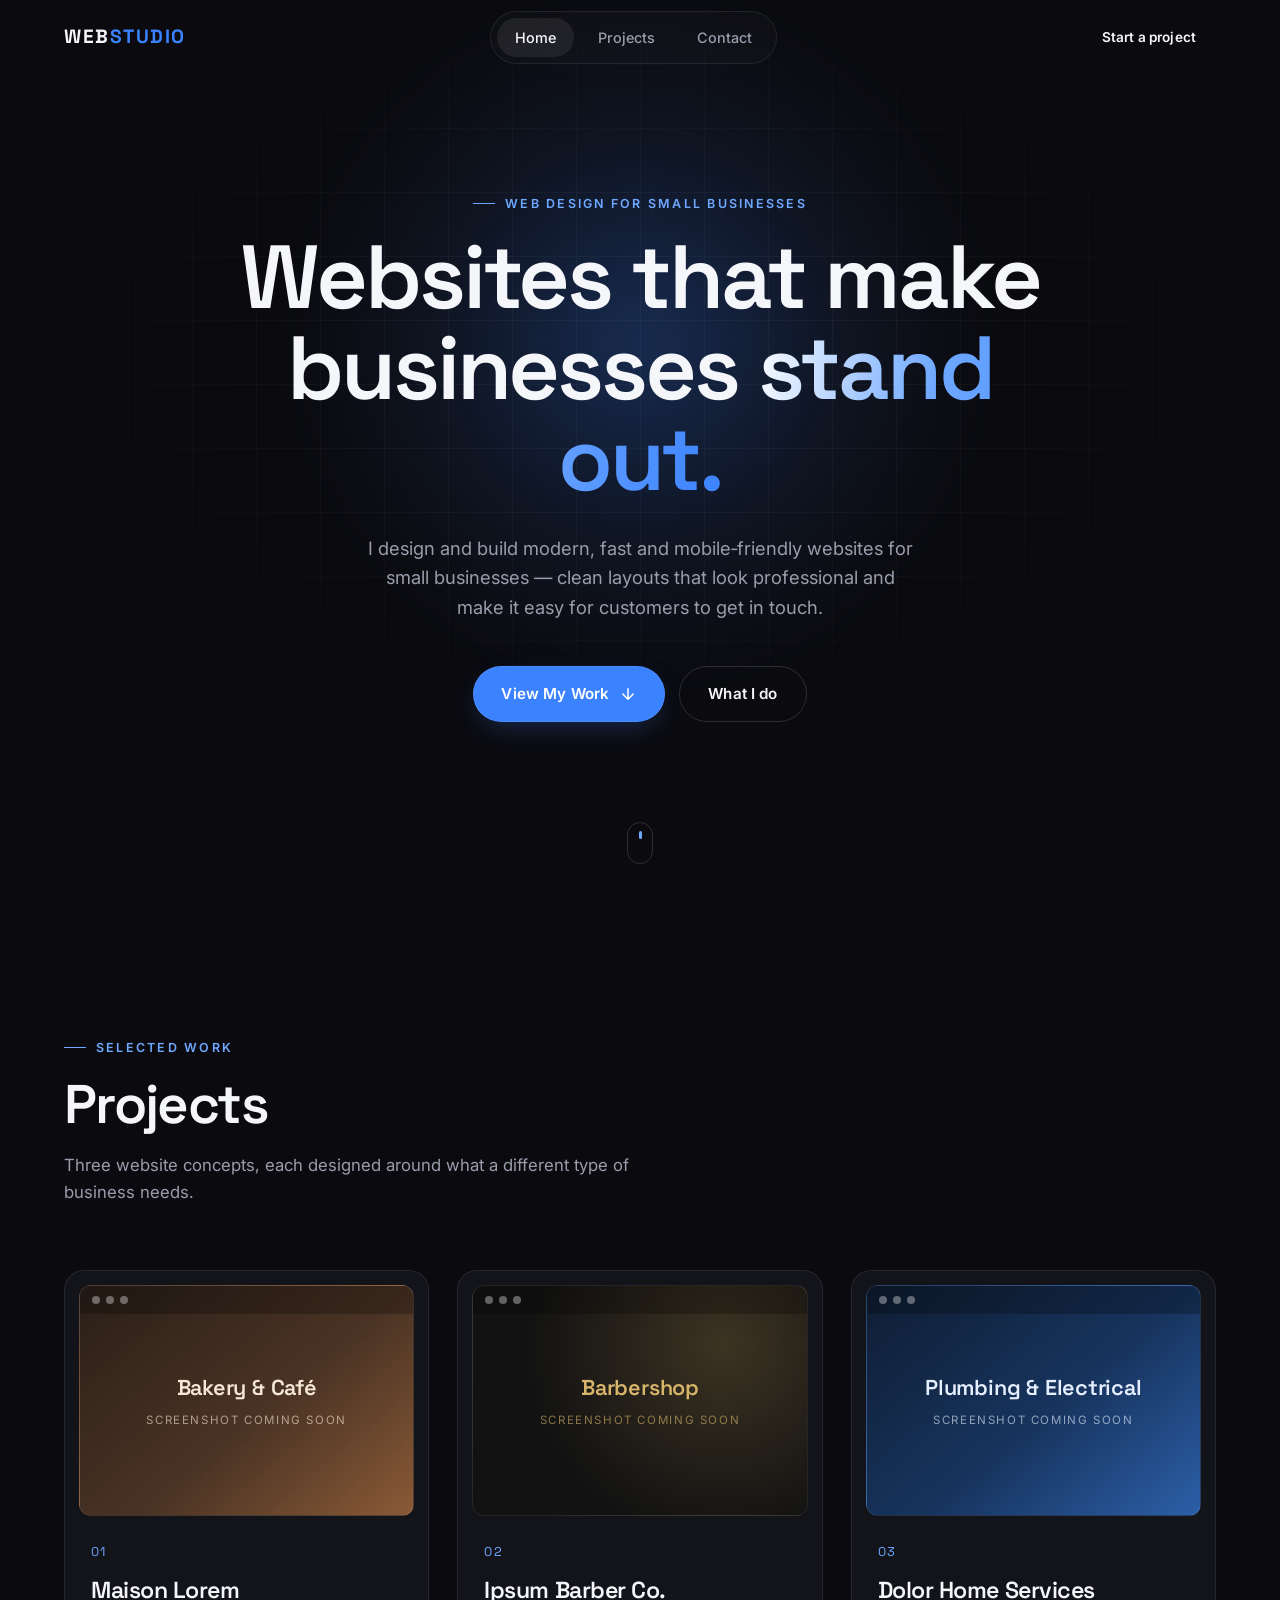
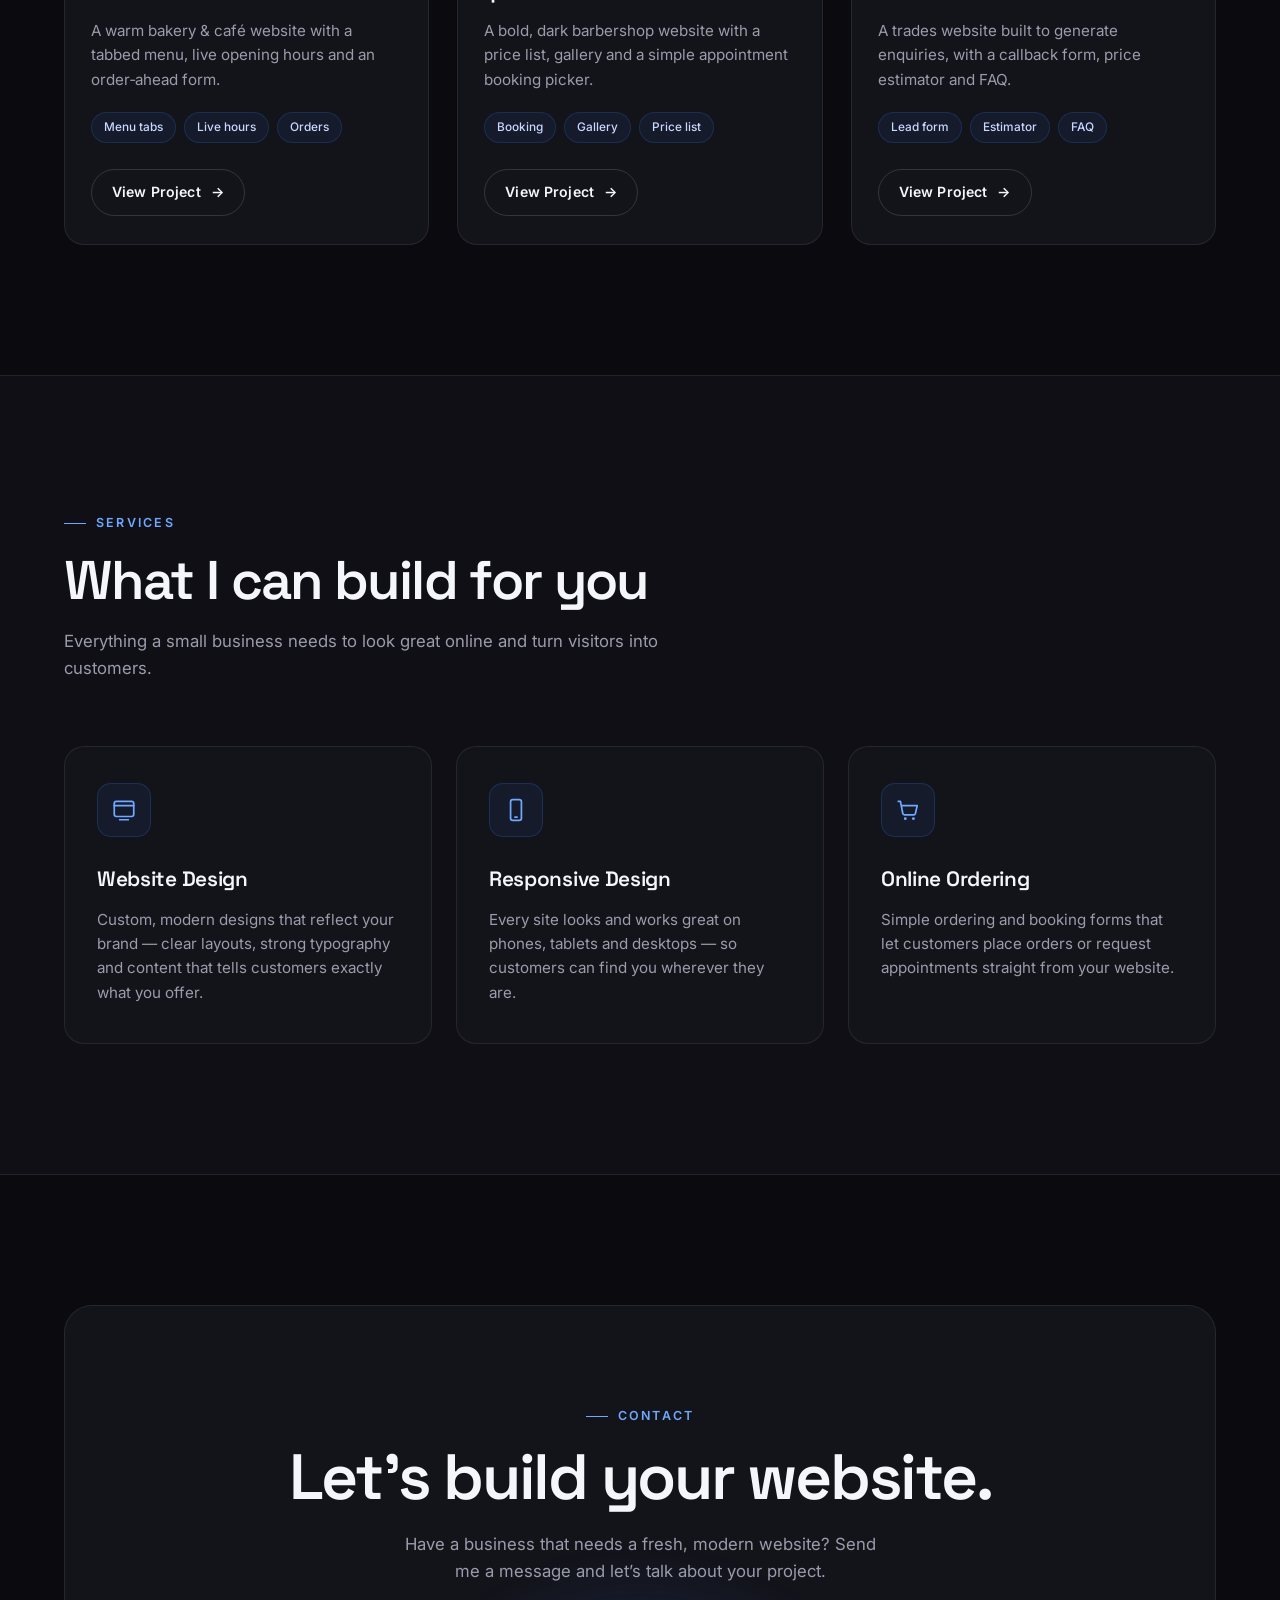
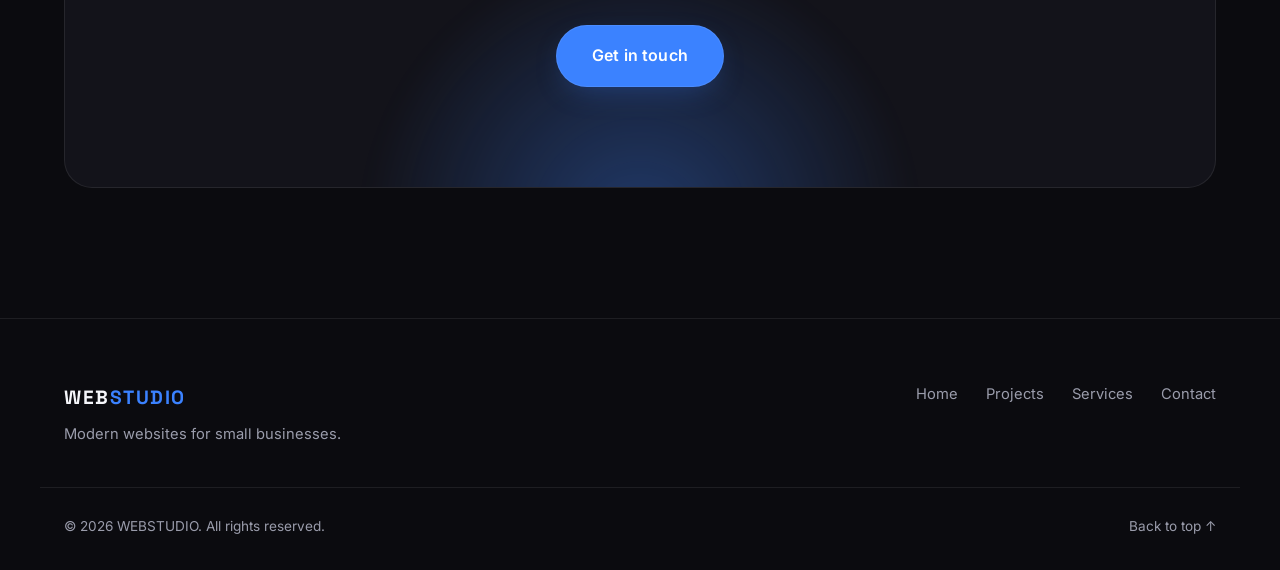
<file: my portfolio/websites/my portfolio/index.html>
<!DOCTYPE html>
<html lang="en" class="no-js">
<head>
  <meta charset="UTF-8">
  <meta name="viewport" content="width=device-width, initial-scale=1.0">
  <title>WEBSTUDIO — Modern Websites for Small Businesses</title>
  <meta name="description" content="WEBSTUDIO designs modern, responsive websites for small businesses.">

  <!-- Fonts -->
  <link rel="preconnect" href="https://fonts.googleapis.com">
  <link rel="preconnect" href="https://fonts.gstatic.com" crossorigin>
  <link href="https://fonts.googleapis.com/css2?family=Inter:wght@400;500;600&family=Space+Grotesk:wght@500;600;700&display=swap" rel="stylesheet">

  <link rel="stylesheet" href="style.css">
</head>
<body>

  <!-- =========================================================
       NAVIGATION
       ========================================================= -->
  <header class="nav" id="nav">
    <div class="container nav__inner">
      <a href="#home" class="logo">WEB<span>STUDIO</span></a>

      <nav class="nav__links" id="navLinks" aria-label="Main">
        <a href="#home" class="nav__link">Home</a>
        <a href="#projects" class="nav__link">Projects</a>
        <a href="#contact" class="nav__link">Contact</a>
      </nav>

      <a href="#contact" class="btn btn--small nav__cta">Start a project</a>

      <button class="nav__toggle" id="navToggle" aria-label="Open menu" aria-expanded="false">
        <span></span><span></span>
      </button>
    </div>
  </header>

  <main>

    <!-- =========================================================
         HERO
         ========================================================= -->
    <section class="hero" id="home">
      <div class="hero__grid" aria-hidden="true"></div>
      <div class="hero__glow" aria-hidden="true"></div>

      <div class="container hero__content">
        <p class="eyebrow reveal">Web design for small businesses</p>
        <h1 class="hero__title reveal">
          Websites that make businesses <span class="accent">stand out.</span>
        </h1>
        <p class="hero__subtitle reveal">
          I design and build modern, fast and mobile‑friendly websites for small businesses —
          clean layouts that look professional and make it easy for customers to get in touch.
        </p>
        <div class="hero__actions reveal">
          <a href="#projects" class="btn btn--primary">
            View My Work
            <svg width="18" height="18" viewBox="0 0 24 24" fill="none" aria-hidden="true"><path d="M12 5v14M5 12l7 7 7-7" stroke="currentColor" stroke-width="2" stroke-linecap="round" stroke-linejoin="round"/></svg>
          </a>
          <a href="#services" class="btn btn--ghost">What I do</a>
        </div>
      </div>

      <a href="#projects" class="hero__scroll" aria-label="Scroll to projects">
        <span></span>
      </a>
    </section>

    <!-- =========================================================
         PROJECTS
         To use your own screenshots, replace each
         <div class="project__placeholder">…</div> with:
         <img src="images/your-screenshot.jpg" alt="Project name screenshot">
         ========================================================= -->
    <section class="section" id="projects">
      <div class="container">
        <div class="section__head reveal">
          <p class="eyebrow">Selected work</p>
          <h2 class="section__title">Projects</h2>
          <p class="section__lead">Three website concepts, each designed around what a different type of business needs.</p>
        </div>

        <div class="projects">

          <!-- Project 1 -->
          <article class="project reveal">
            <div class="project__media">
              <div class="project__placeholder ph--1">
                <div class="ph__bar"><i></i><i></i><i></i></div>
                <span class="ph__label">Bakery &amp; Café</span>
                <span class="ph__note">Screenshot coming soon</span>
              </div>
            </div>
            <div class="project__body">
              <span class="project__num">01</span>
              <h3 class="project__name">Maison Lorem</h3>
              <p class="project__desc">A warm bakery &amp; café website with a tabbed menu, live opening hours and an order‑ahead form.</p>
              <ul class="tags">
                <li>Menu tabs</li><li>Live hours</li><li>Orders</li>
              </ul>
              <a href="../bakery/index.html" class="btn btn--outline">View Project <span aria-hidden="true">→</span></a>
            </div>
          </article>

          <!-- Project 2 -->
          <article class="project reveal">
            <div class="project__media">
              <div class="project__placeholder ph--2">
                <div class="ph__bar"><i></i><i></i><i></i></div>
                <span class="ph__label">Barbershop</span>
                <span class="ph__note">Screenshot coming soon</span>
              </div>
            </div>
            <div class="project__body">
              <span class="project__num">02</span>
              <h3 class="project__name">Ipsum Barber Co.</h3>
              <p class="project__desc">A bold, dark barbershop website with a price list, gallery and a simple appointment booking picker.</p>
              <ul class="tags">
                <li>Booking</li><li>Gallery</li><li>Price list</li>
              </ul>
              <a href="../barber/index.html" class="btn btn--outline">View Project <span aria-hidden="true">→</span></a>
            </div>
          </article>

          <!-- Project 3 -->
          <article class="project reveal">
            <div class="project__media">
              <div class="project__placeholder ph--3">
                <div class="ph__bar"><i></i><i></i><i></i></div>
                <span class="ph__label">Plumbing &amp; Electrical</span>
                <span class="ph__note">Screenshot coming soon</span>
              </div>
            </div>
            <div class="project__body">
              <span class="project__num">03</span>
              <h3 class="project__name">Dolor Home Services</h3>
              <p class="project__desc">A trades website built to generate enquiries, with a callback form, price estimator and FAQ.</p>
              <ul class="tags">
                <li>Lead form</li><li>Estimator</li><li>FAQ</li>
              </ul>
              <a href="../trades/index.html" class="btn btn--outline">View Project <span aria-hidden="true">→</span></a>
            </div>
          </article>

        </div>
      </div>
    </section>

    <!-- =========================================================
         SERVICES
         ========================================================= -->
    <section class="section section--alt" id="services">
      <div class="container">
        <div class="section__head reveal">
          <p class="eyebrow">Services</p>
          <h2 class="section__title">What I can build for you</h2>
          <p class="section__lead">Everything a small business needs to look great online and turn visitors into customers.</p>
        </div>

        <div class="services">
          <div class="service reveal">
            <div class="service__icon">
              <svg viewBox="0 0 24 24" fill="none" aria-hidden="true"><rect x="3" y="4" width="18" height="14" rx="2" stroke="currentColor" stroke-width="1.6"/><path d="M3 8h18M8 21h8" stroke="currentColor" stroke-width="1.6" stroke-linecap="round"/></svg>
            </div>
            <h3 class="service__title">Website Design</h3>
            <p class="service__text">Custom, modern designs that reflect your brand — clear layouts, strong typography and content that tells customers exactly what you offer.</p>
          </div>

          <div class="service reveal">
            <div class="service__icon">
              <svg viewBox="0 0 24 24" fill="none" aria-hidden="true"><rect x="7" y="2.5" width="10" height="19" rx="2" stroke="currentColor" stroke-width="1.6"/><path d="M11 18.5h2" stroke="currentColor" stroke-width="1.6" stroke-linecap="round"/></svg>
            </div>
            <h3 class="service__title">Responsive Design</h3>
            <p class="service__text">Every site looks and works great on phones, tablets and desktops — so customers can find you wherever they are.</p>
          </div>

          <div class="service reveal">
            <div class="service__icon">
              <svg viewBox="0 0 24 24" fill="none" aria-hidden="true"><path d="M3 4h2l2.2 11.2a1.5 1.5 0 0 0 1.5 1.3h8.6a1.5 1.5 0 0 0 1.5-1.2L20.5 8H6" stroke="currentColor" stroke-width="1.6" stroke-linecap="round" stroke-linejoin="round"/><circle cx="9.5" cy="20" r="1.3" fill="currentColor"/><circle cx="17" cy="20" r="1.3" fill="currentColor"/></svg>
            </div>
            <h3 class="service__title">Online Ordering</h3>
            <p class="service__text">Simple ordering and booking forms that let customers place orders or request appointments straight from your website.</p>
          </div>
        </div>
      </div>
    </section>

    <!-- =========================================================
         CONTACT
         ========================================================= -->
    <section class="section" id="contact">
      <div class="container">
        <div class="cta reveal">
          <div class="cta__glow" aria-hidden="true"></div>
          <p class="eyebrow">Contact</p>
          <h2 class="cta__title">Let’s build your website.</h2>
          <p class="cta__text">Have a business that needs a fresh, modern website? Send me a message and let’s talk about your project.</p>
          <!-- Add your email after "mailto:" e.g. mailto:you@yourdomain.com -->
          <a href="mailto:" class="btn btn--primary btn--large">Get in touch</a>
        </div>
      </div>
    </section>

  </main>

  <!-- =========================================================
       FOOTER
       ========================================================= -->
  <footer class="footer">
    <div class="container footer__inner">
      <div class="footer__brand">
        <a href="#home" class="logo">WEB<span>STUDIO</span></a>
        <p>Modern websites for small businesses.</p>
      </div>
      <nav class="footer__links" aria-label="Footer">
        <a href="#home">Home</a>
        <a href="#projects">Projects</a>
        <a href="#services">Services</a>
        <a href="#contact">Contact</a>
      </nav>
    </div>
    <div class="container footer__bottom">
      <p>© <span id="year"></span> WEBSTUDIO. All rights reserved.</p>
      <a href="#home" class="footer__top">Back to top ↑</a>
    </div>
  </footer>

  <script src="script.js"></script>
</body>
</html>
</file>
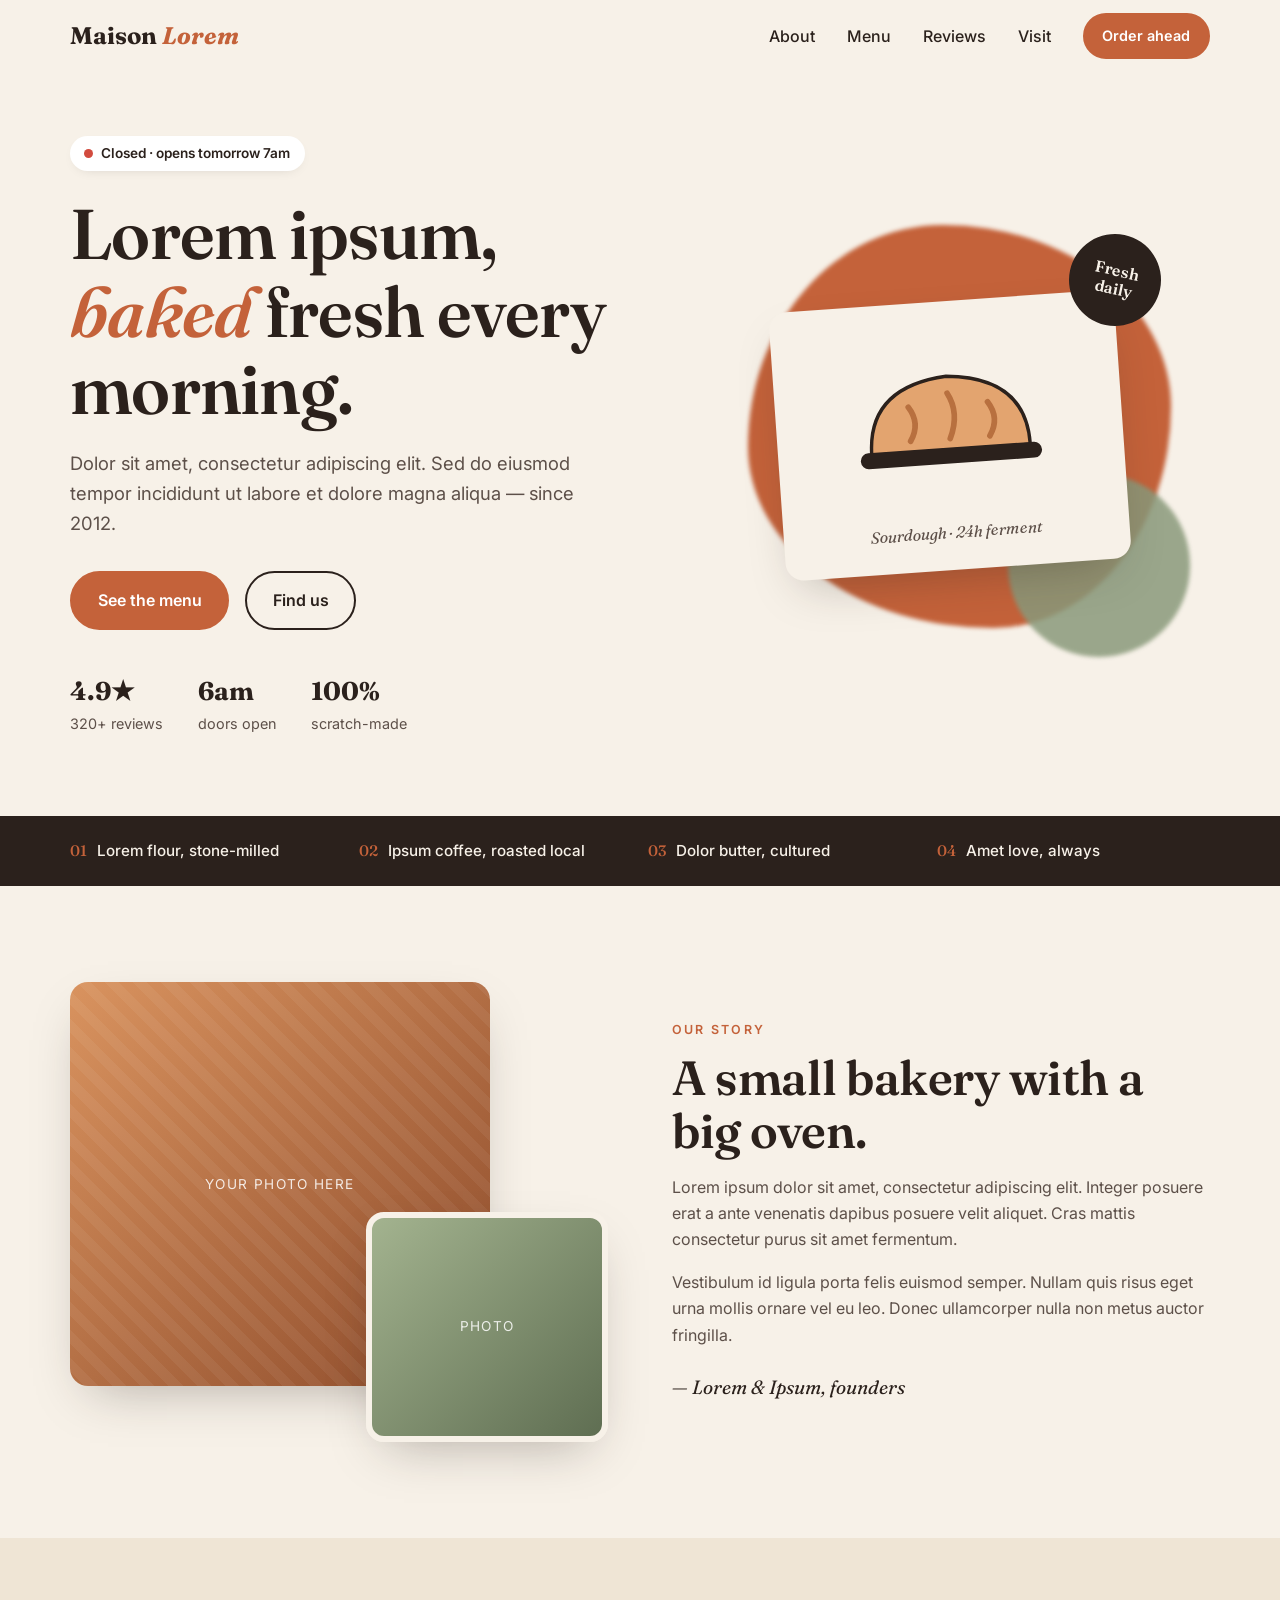
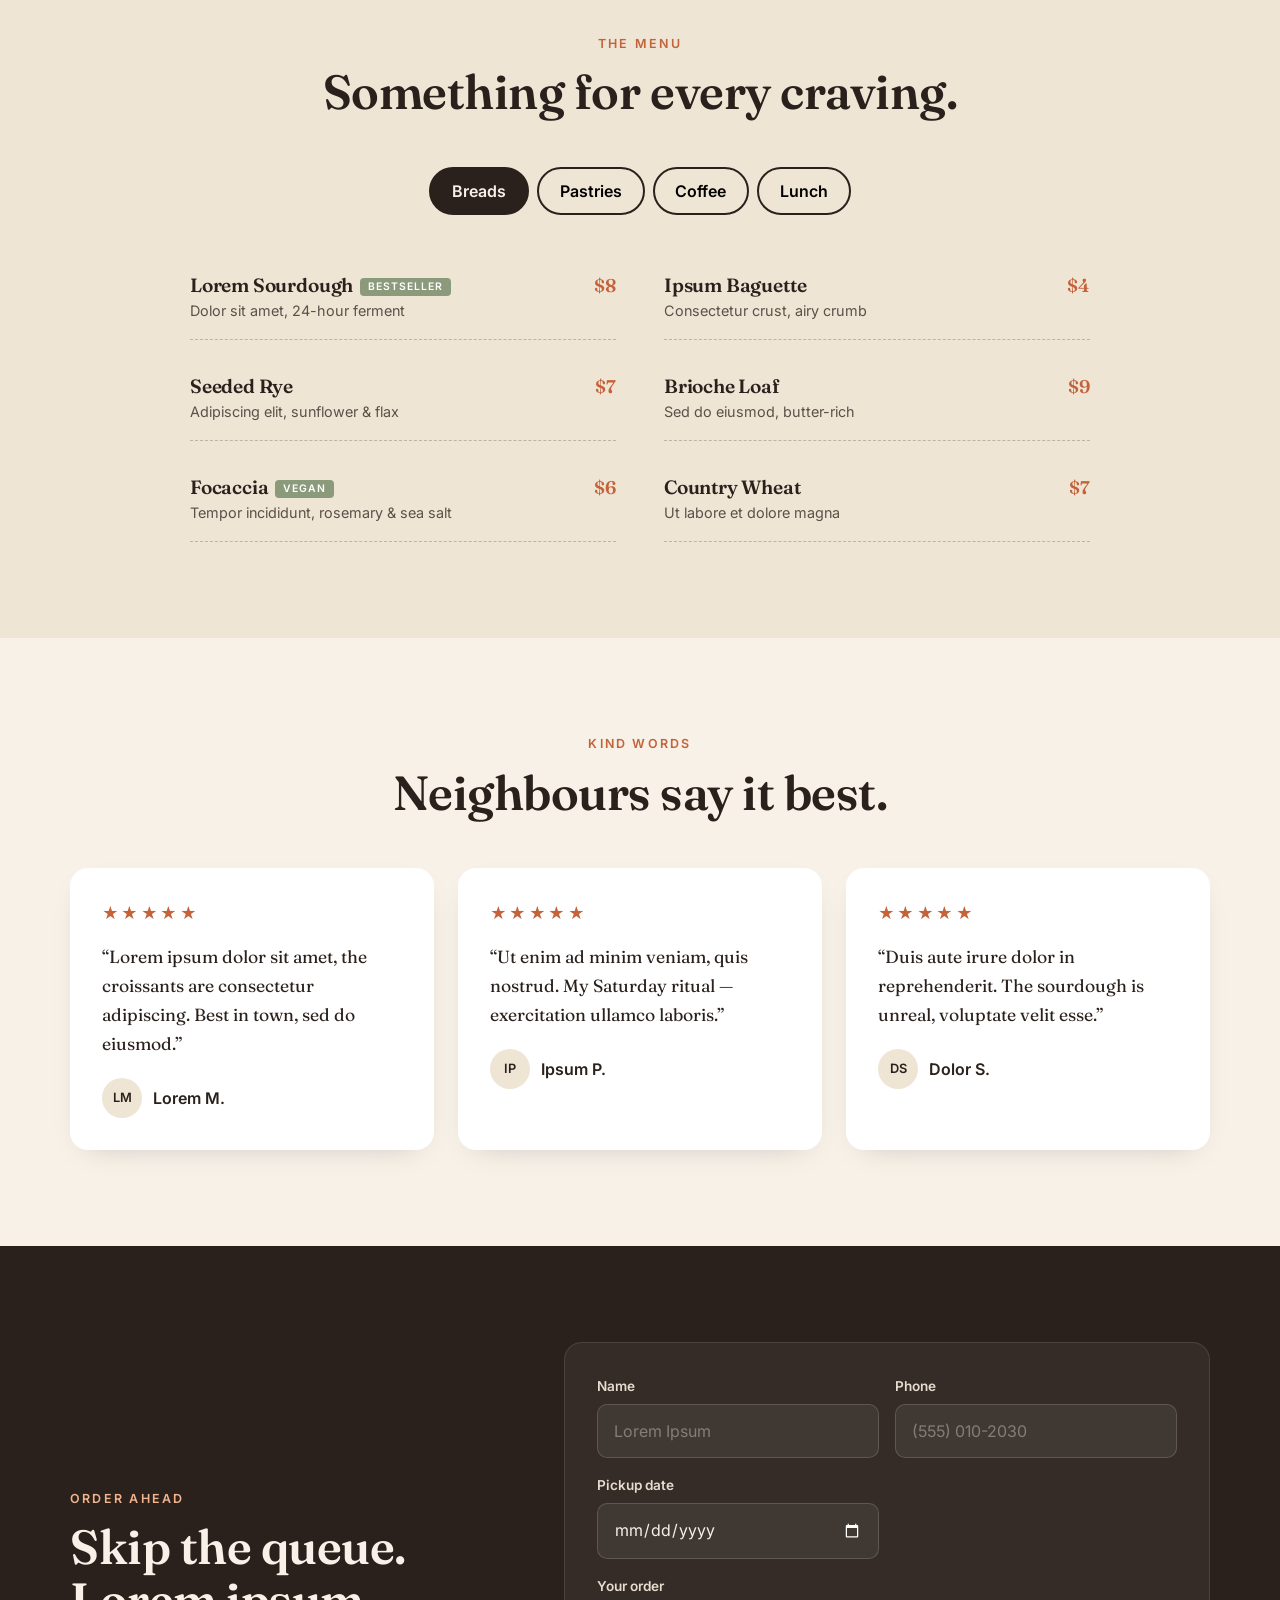
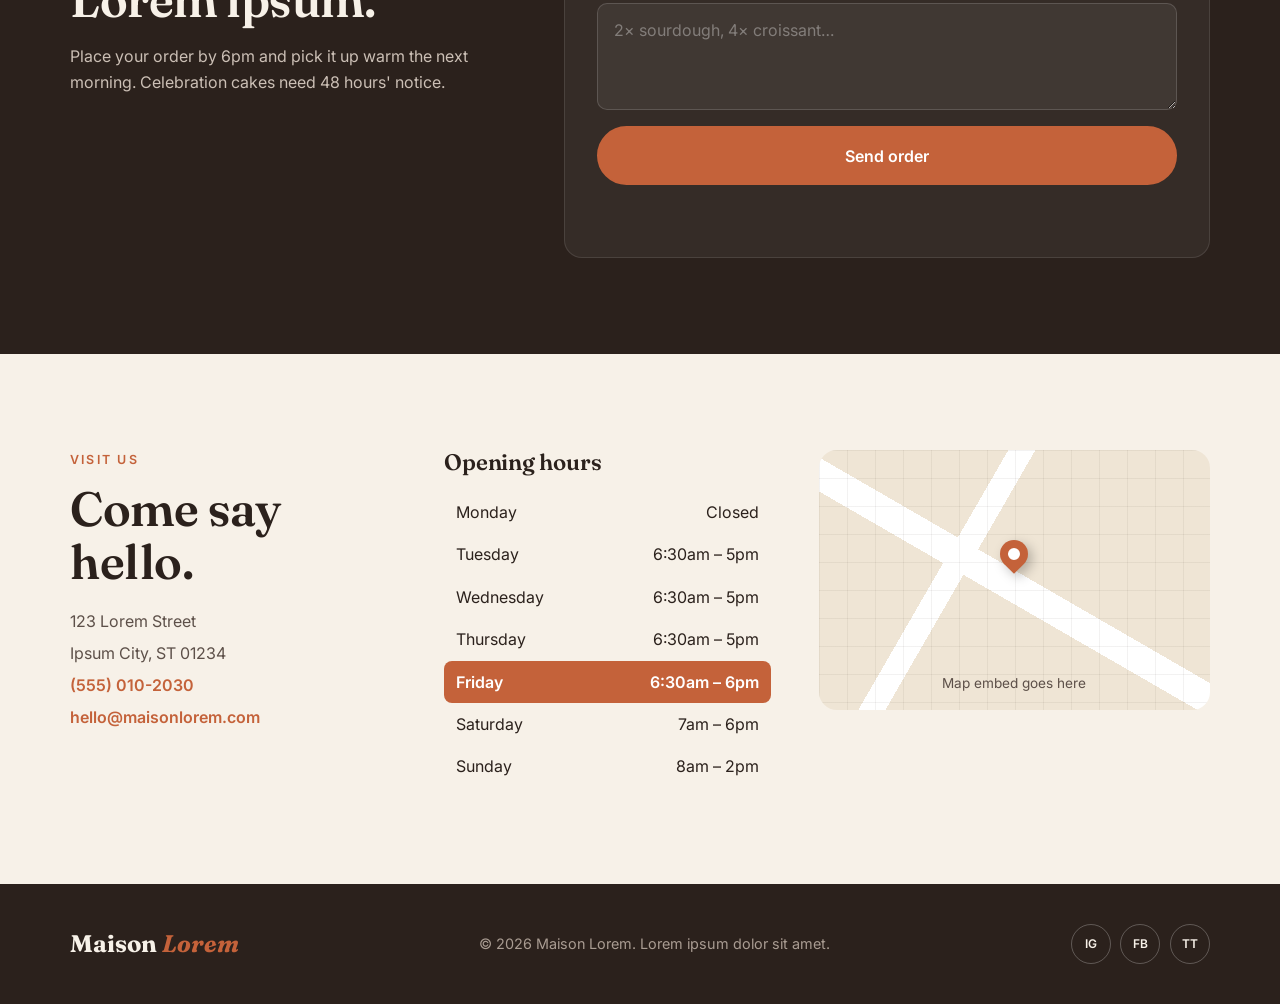
<file: my portfolio/websites/my portfolio/bakery/index.html>
<!DOCTYPE html>
<html lang="en">
<head>
  <meta charset="UTF-8">
  <meta name="viewport" content="width=device-width, initial-scale=1.0">
  <title>Maison Lorem — Bakery & Café</title>
  <meta name="description" content="Lorem ipsum dolor sit amet, artisan bakery and café.">
  <link rel="preconnect" href="https://fonts.googleapis.com">
  <link rel="preconnect" href="https://fonts.gstatic.com" crossorigin>
  <link href="https://fonts.googleapis.com/css2?family=Fraunces:opsz,wght@9..144,400;9..144,600;9..144,700&family=Inter:wght@400;500;600&display=swap" rel="stylesheet">
  <link rel="stylesheet" href="styles.css">
</head>
<body>

  <header class="header" id="header">
    <div class="container nav">
      <a href="#top" class="logo">Maison <em>Lorem</em></a>
      <nav class="nav-links" id="navLinks">
        <a href="#about">About</a>
        <a href="#menu">Menu</a>
        <a href="#reviews">Reviews</a>
        <a href="#visit">Visit</a>
        <a href="#order" class="btn btn-small">Order ahead</a>
      </nav>
      <button class="burger" id="burger" aria-label="Open menu" aria-expanded="false"><span></span><span></span><span></span></button>
    </div>
  </header>

  <main id="top">
    <!-- HERO -->
    <section class="hero">
      <div class="container hero-grid">
        <div class="hero-text reveal">
          <span class="status" id="openStatus"><span class="dot"></span><span class="status-text">Checking hours…</span></span>
          <h1>Lorem ipsum, <em>baked</em> fresh every morning.</h1>
          <p class="lead">Dolor sit amet, consectetur adipiscing elit. Sed do eiusmod tempor incididunt ut labore et dolore magna aliqua — since 2012.</p>
          <div class="hero-actions">
            <a href="#menu" class="btn">See the menu</a>
            <a href="#visit" class="btn btn-ghost">Find us</a>
          </div>
          <ul class="hero-meta">
            <li><strong>4.9★</strong> 320+ reviews</li>
            <li><strong>6am</strong> doors open</li>
            <li><strong>100%</strong> scratch-made</li>
          </ul>
        </div>
        <div class="hero-art reveal">
          <div class="blob blob-a"></div>
          <div class="blob blob-b"></div>
          <div class="art-card">
            <svg viewBox="0 0 200 160" aria-hidden="true">
              <path d="M30 110 Q30 50 100 45 Q170 50 170 110 Z" fill="#e3a46f"/>
              <path d="M30 110 Q30 50 100 45 Q170 50 170 110 Z" fill="none" stroke="#2b211c" stroke-width="3"/>
              <path d="M65 70 q10 15 0 30 M100 60 q10 18 0 40 M135 70 q10 15 0 30" stroke="#b8703f" stroke-width="5" fill="none" stroke-linecap="round"/>
              <rect x="20" y="108" width="160" height="14" rx="7" fill="#2b211c"/>
            </svg>
            <span class="art-label">Sourdough · 24h ferment</span>
          </div>
          <div class="sticker">Fresh<br>daily</div>
        </div>
      </div>
    </section>

    <!-- FEATURES STRIP -->
    <section class="strip">
      <div class="container strip-grid">
        <div><span>01</span> Lorem flour, stone-milled</div>
        <div><span>02</span> Ipsum coffee, roasted local</div>
        <div><span>03</span> Dolor butter, cultured</div>
        <div><span>04</span> Amet love, always</div>
      </div>
    </section>

    <!-- ABOUT -->
    <section class="section" id="about">
      <div class="container about-grid">
        <div class="about-img reveal">
          <div class="img-ph img-1"><span>Your photo here</span></div>
          <div class="img-ph img-2"><span>Photo</span></div>
        </div>
        <div class="reveal">
          <p class="eyebrow">Our story</p>
          <h2>A small bakery with a big oven.</h2>
          <p>Lorem ipsum dolor sit amet, consectetur adipiscing elit. Integer posuere erat a ante venenatis dapibus posuere velit aliquet. Cras mattis consectetur purus sit amet fermentum.</p>
          <p>Vestibulum id ligula porta felis euismod semper. Nullam quis risus eget urna mollis ornare vel eu leo. Donec ullamcorper nulla non metus auctor fringilla.</p>
          <div class="signature">— Lorem & Ipsum, founders</div>
        </div>
      </div>
    </section>

    <!-- MENU -->
    <section class="section section-tint" id="menu">
      <div class="container">
        <div class="section-head reveal">
          <p class="eyebrow">The menu</p>
          <h2>Something for every craving.</h2>
        </div>
        <div class="tabs reveal" role="tablist">
          <button class="tab active" data-tab="bread" role="tab">Breads</button>
          <button class="tab" data-tab="pastry" role="tab">Pastries</button>
          <button class="tab" data-tab="coffee" role="tab">Coffee</button>
          <button class="tab" data-tab="lunch" role="tab">Lunch</button>
        </div>
        <div class="menu-grid" id="menuGrid"></div>
      </div>
    </section>

    <!-- REVIEWS -->
    <section class="section" id="reviews">
      <div class="container">
        <div class="section-head reveal">
          <p class="eyebrow">Kind words</p>
          <h2>Neighbours say it best.</h2>
        </div>
        <div class="reviews">
          <blockquote class="review reveal">
            <div class="stars">★★★★★</div>
            <p>“Lorem ipsum dolor sit amet, the croissants are consectetur adipiscing. Best in town, sed do eiusmod.”</p>
            <footer><span class="avatar">LM</span> Lorem M.</footer>
          </blockquote>
          <blockquote class="review reveal">
            <div class="stars">★★★★★</div>
            <p>“Ut enim ad minim veniam, quis nostrud. My Saturday ritual — exercitation ullamco laboris.”</p>
            <footer><span class="avatar">IP</span> Ipsum P.</footer>
          </blockquote>
          <blockquote class="review reveal">
            <div class="stars">★★★★★</div>
            <p>“Duis aute irure dolor in reprehenderit. The sourdough is unreal, voluptate velit esse.”</p>
            <footer><span class="avatar">DS</span> Dolor S.</footer>
          </blockquote>
        </div>
      </div>
    </section>

    <!-- ORDER -->
    <section class="section section-dark" id="order">
      <div class="container order-grid">
        <div class="reveal">
          <p class="eyebrow light">Order ahead</p>
          <h2>Skip the queue. Lorem ipsum.</h2>
          <p>Place your order by 6pm and pick it up warm the next morning. Celebration cakes need 48 hours' notice.</p>
        </div>
        <form class="form reveal" id="orderForm" novalidate>
          <div class="field">
            <label for="name">Name</label>
            <input id="name" name="name" type="text" placeholder="Lorem Ipsum" required>
          </div>
          <div class="field">
            <label for="phone">Phone</label>
            <input id="phone" name="phone" type="tel" placeholder="(555) 010-2030" required>
          </div>
          <div class="field">
            <label for="date">Pickup date</label>
            <input id="date" name="date" type="date" required>
          </div>
          <div class="field full">
            <label for="items">Your order</label>
            <textarea id="items" name="items" rows="3" placeholder="2× sourdough, 4× croissant…" required></textarea>
          </div>
          <button type="submit" class="btn full">Send order</button>
          <p class="form-msg" id="orderMsg" role="status"></p>
        </form>
      </div>
    </section>

    <!-- VISIT -->
    <section class="section" id="visit">
      <div class="container visit-grid">
        <div class="reveal">
          <p class="eyebrow">Visit us</p>
          <h2>Come say hello.</h2>
          <address>
            123 Lorem Street<br>Ipsum City, ST 01234<br>
            <a href="tel:5550102030">(555) 010-2030</a><br>
            <a href="mailto:hello@maisonlorem.com">hello@maisonlorem.com</a>
          </address>
        </div>
        <div class="hours reveal">
          <h3>Opening hours</h3>
          <ul id="hoursList"></ul>
        </div>
        <div class="map reveal" aria-label="Map placeholder">
          <div class="pin"></div>
          <span>Map embed goes here</span>
        </div>
      </div>
    </section>
  </main>

  <footer class="footer">
    <div class="container footer-inner">
      <a href="#top" class="logo">Maison <em>Lorem</em></a>
      <p>© <span id="year"></span> Maison Lorem. Lorem ipsum dolor sit amet.</p>
      <div class="socials">
        <a href="#" aria-label="Instagram">IG</a>
        <a href="#" aria-label="Facebook">FB</a>
        <a href="#" aria-label="TikTok">TT</a>
      </div>
    </div>
  </footer>

  <script src="script.js"></script>
</body>
</html>
</file>
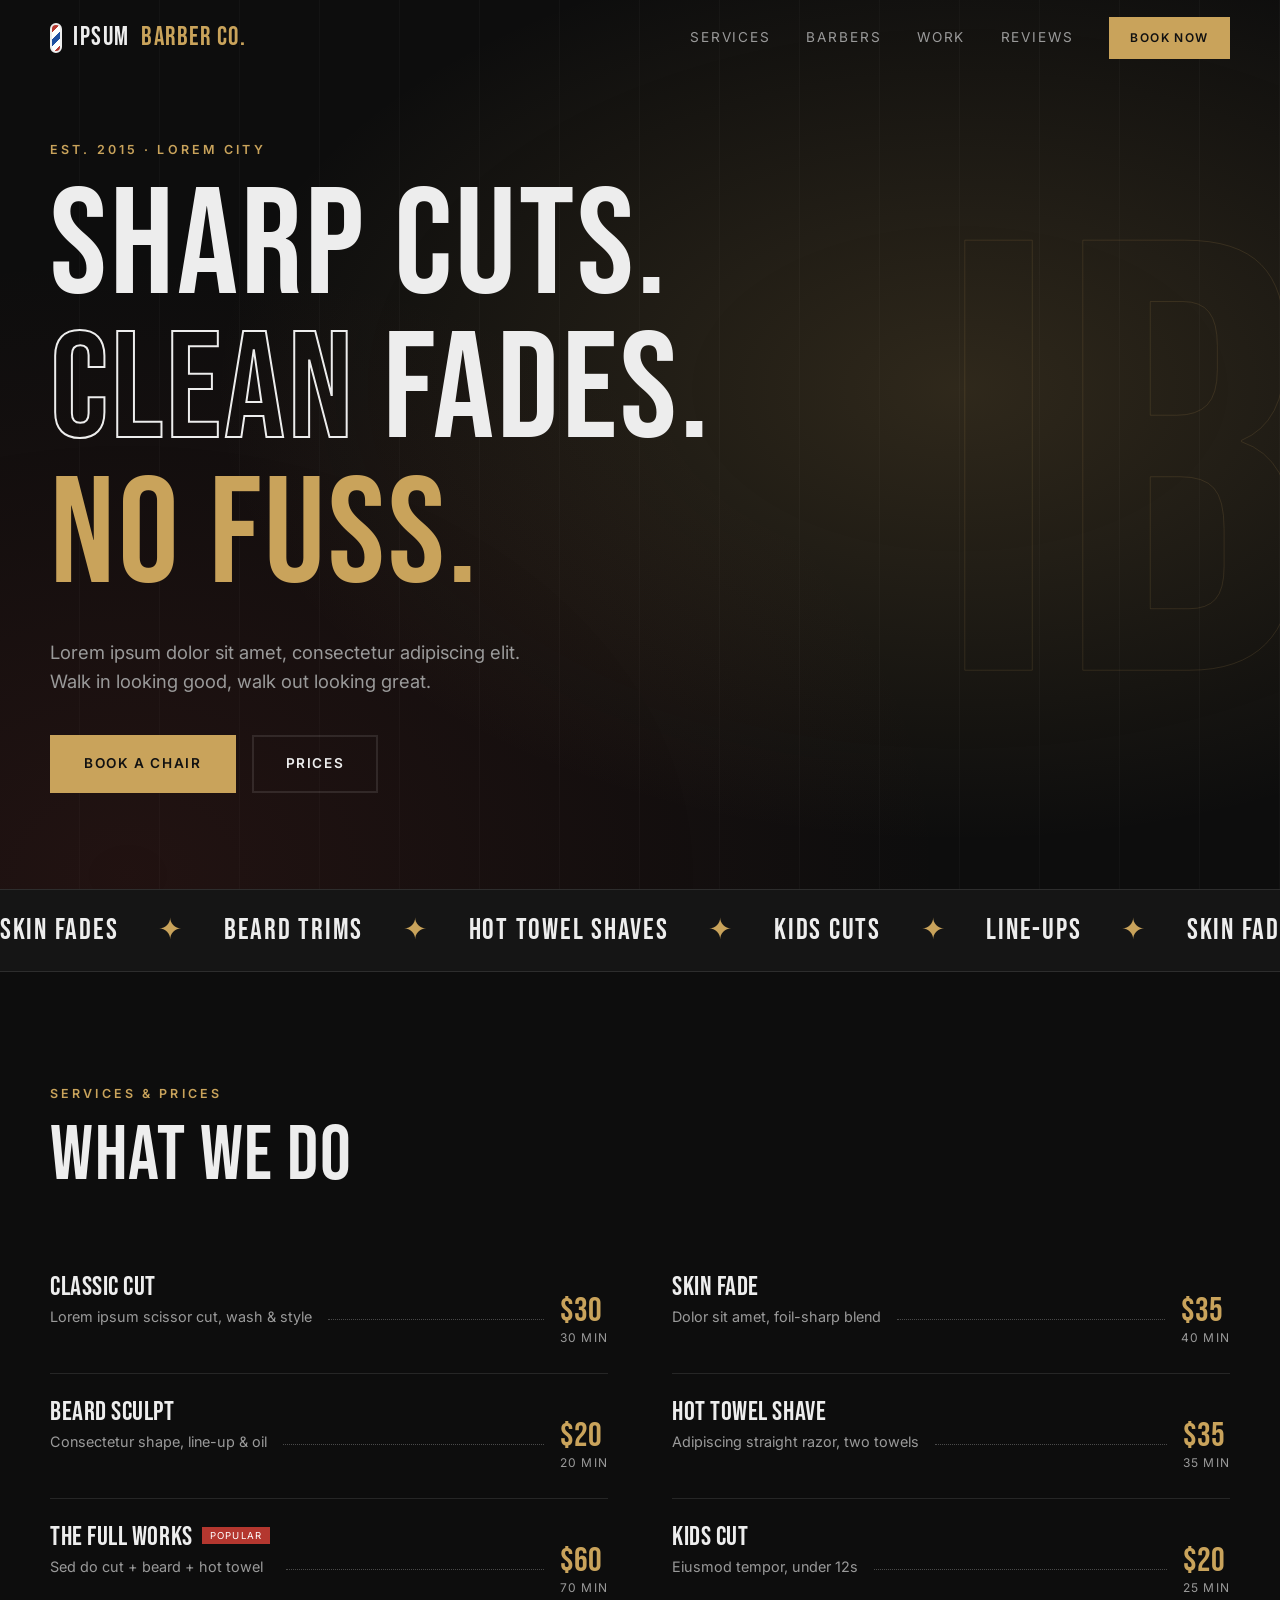
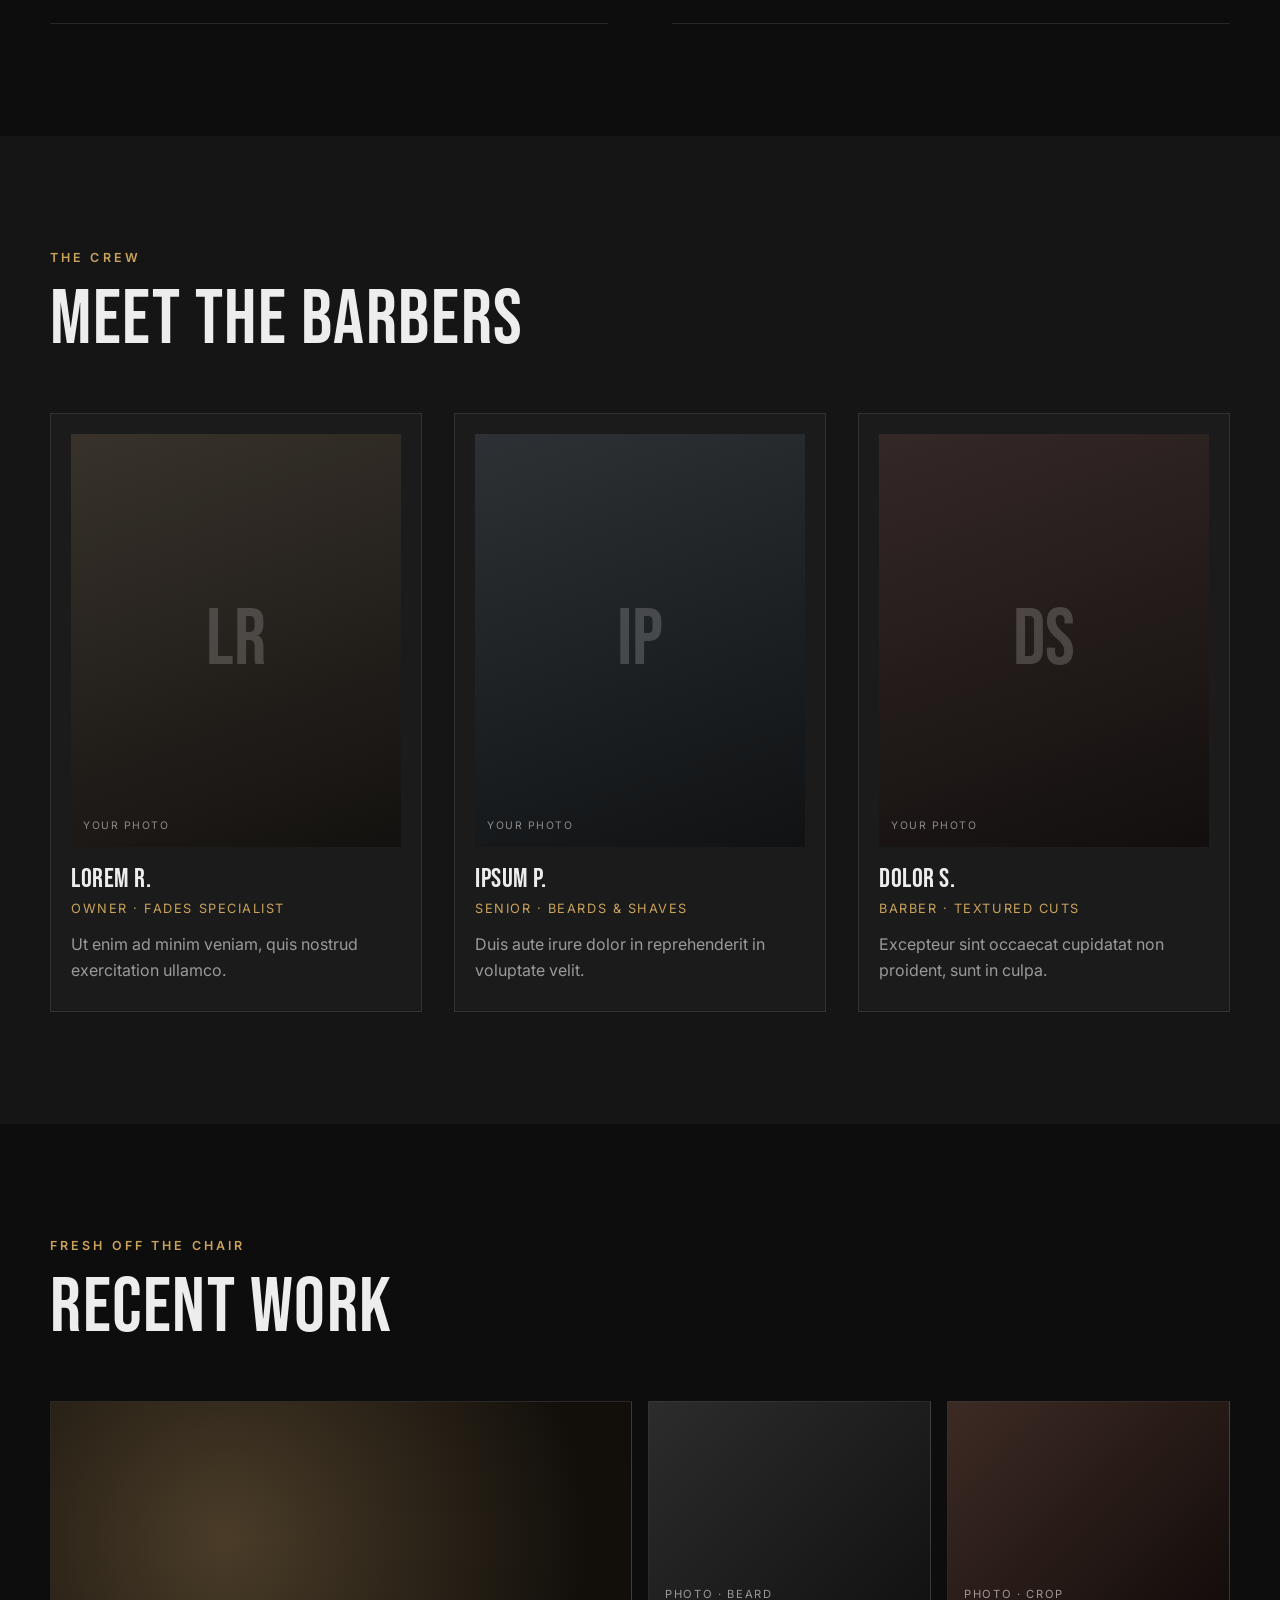
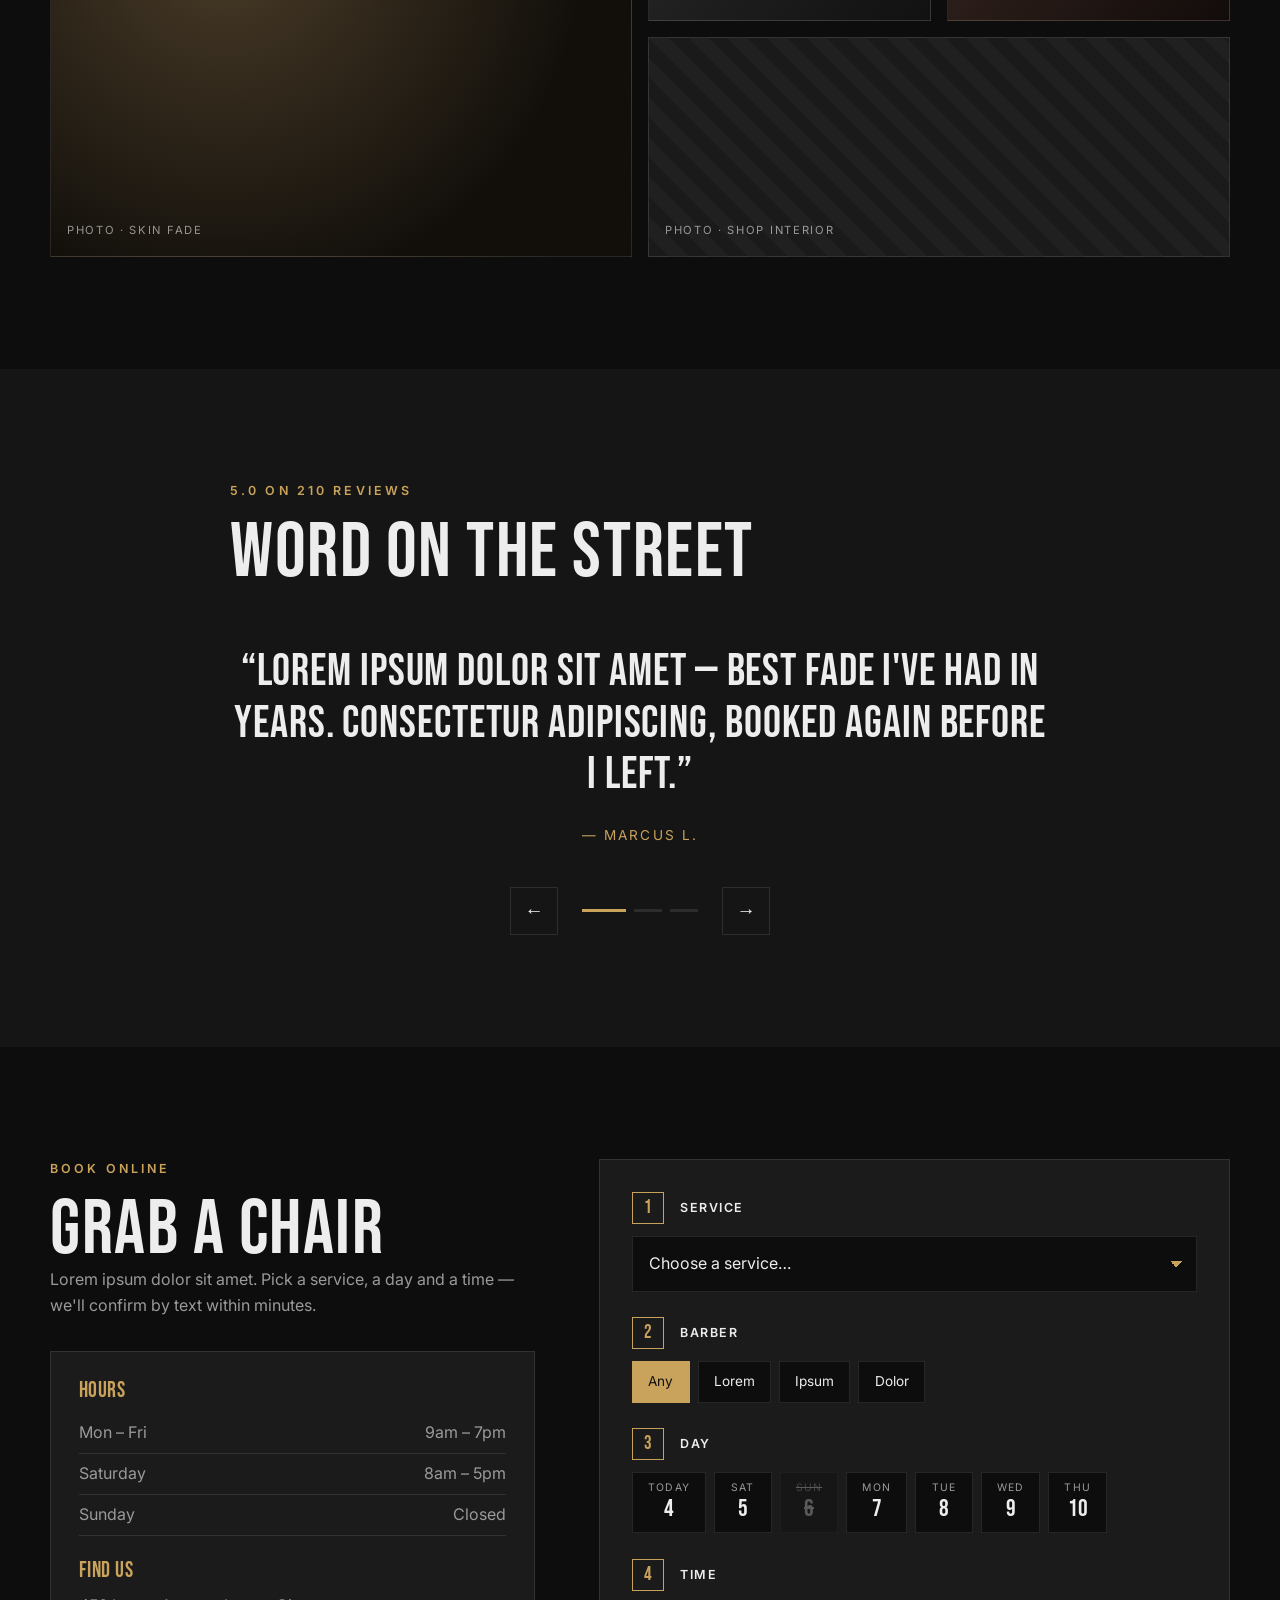
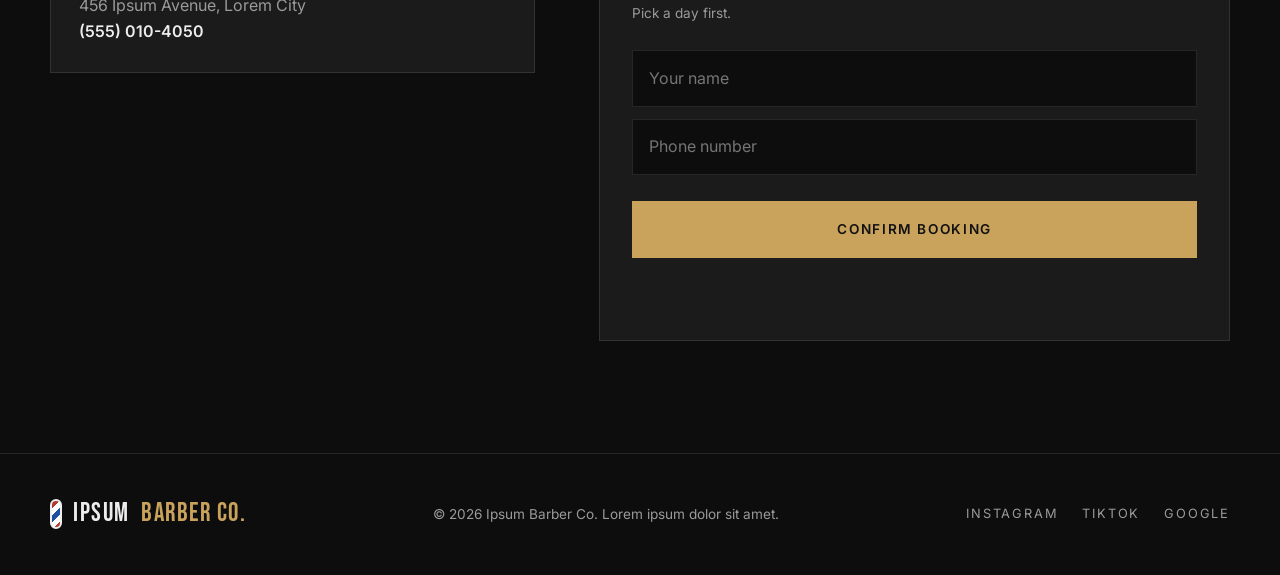
<file: my portfolio/websites/my portfolio/barber/index.html>
<!DOCTYPE html>
<html lang="en">
<head>
  <meta charset="UTF-8">
  <meta name="viewport" content="width=device-width, initial-scale=1.0">
  <title>Ipsum Barber Co. — Cuts, Fades & Shaves</title>
  <meta name="description" content="Lorem ipsum dolor sit amet, classic barbershop.">
  <link rel="preconnect" href="https://fonts.googleapis.com">
  <link rel="preconnect" href="https://fonts.gstatic.com" crossorigin>
  <link href="https://fonts.googleapis.com/css2?family=Bebas+Neue&family=Inter:wght@400;500;600&display=swap" rel="stylesheet">
  <link rel="stylesheet" href="styles.css">
</head>
<body>

  <header class="header" id="header">
    <div class="container nav">
      <a href="#top" class="logo"><span class="pole"></span>IPSUM <b>BARBER CO.</b></a>
      <nav class="nav-links" id="navLinks">
        <a href="#services">Services</a>
        <a href="#team">Barbers</a>
        <a href="#work">Work</a>
        <a href="#reviews">Reviews</a>
        <a href="#book" class="btn btn-small">Book now</a>
      </nav>
      <button class="burger" id="burger" aria-label="Open menu" aria-expanded="false"><span></span><span></span></button>
    </div>
  </header>

  <main id="top">
    <!-- HERO -->
    <section class="hero">
      <div class="hero-bg" aria-hidden="true"></div>
      <div class="container hero-inner">
        <p class="kicker reveal">Est. 2015 · Lorem City</p>
        <h1 class="reveal">Sharp cuts.<br><span class="outline">Clean</span> fades.<br><span class="gold">No fuss.</span></h1>
        <p class="lead reveal">Lorem ipsum dolor sit amet, consectetur adipiscing elit. Walk in looking good, walk out looking great.</p>
        <div class="hero-actions reveal">
          <a href="#book" class="btn">Book a chair</a>
          <a href="#services" class="btn btn-ghost">Prices</a>
        </div>
      </div>
      <div class="marquee" aria-hidden="true">
        <div class="marquee-track">
          <span>Skin fades</span><span>✦</span><span>Beard trims</span><span>✦</span><span>Hot towel shaves</span><span>✦</span><span>Kids cuts</span><span>✦</span><span>Line-ups</span><span>✦</span>
          <span>Skin fades</span><span>✦</span><span>Beard trims</span><span>✦</span><span>Hot towel shaves</span><span>✦</span><span>Kids cuts</span><span>✦</span><span>Line-ups</span><span>✦</span>
        </div>
      </div>
    </section>

    <!-- SERVICES -->
    <section class="section" id="services">
      <div class="container">
        <div class="section-head reveal">
          <p class="kicker">Services & prices</p>
          <h2>What we do</h2>
        </div>
        <div class="price-list">
          <div class="price-item reveal"><div><h3>Classic Cut</h3><p>Lorem ipsum scissor cut, wash & style</p></div><span class="line"></span><span class="price">$30</span><span class="time">30 min</span></div>
          <div class="price-item reveal"><div><h3>Skin Fade</h3><p>Dolor sit amet, foil-sharp blend</p></div><span class="line"></span><span class="price">$35</span><span class="time">40 min</span></div>
          <div class="price-item reveal"><div><h3>Beard Sculpt</h3><p>Consectetur shape, line-up & oil</p></div><span class="line"></span><span class="price">$20</span><span class="time">20 min</span></div>
          <div class="price-item reveal"><div><h3>Hot Towel Shave</h3><p>Adipiscing straight razor, two towels</p></div><span class="line"></span><span class="price">$35</span><span class="time">35 min</span></div>
          <div class="price-item reveal featured"><div><h3>The Full Works <span class="badge">Popular</span></h3><p>Sed do cut + beard + hot towel</p></div><span class="line"></span><span class="price">$60</span><span class="time">70 min</span></div>
          <div class="price-item reveal"><div><h3>Kids Cut</h3><p>Eiusmod tempor, under 12s</p></div><span class="line"></span><span class="price">$20</span><span class="time">25 min</span></div>
        </div>
      </div>
    </section>

    <!-- TEAM -->
    <section class="section section-alt" id="team">
      <div class="container">
        <div class="section-head reveal">
          <p class="kicker">The crew</p>
          <h2>Meet the barbers</h2>
        </div>
        <div class="team">
          <article class="barber reveal">
            <div class="portrait p1"><span>LR</span></div>
            <h3>Lorem R.</h3>
            <p class="role">Owner · Fades specialist</p>
            <p>Ut enim ad minim veniam, quis nostrud exercitation ullamco.</p>
          </article>
          <article class="barber reveal">
            <div class="portrait p2"><span>IP</span></div>
            <h3>Ipsum P.</h3>
            <p class="role">Senior · Beards & shaves</p>
            <p>Duis aute irure dolor in reprehenderit in voluptate velit.</p>
          </article>
          <article class="barber reveal">
            <div class="portrait p3"><span>DS</span></div>
            <h3>Dolor S.</h3>
            <p class="role">Barber · Textured cuts</p>
            <p>Excepteur sint occaecat cupidatat non proident, sunt in culpa.</p>
          </article>
        </div>
      </div>
    </section>

    <!-- GALLERY -->
    <section class="section" id="work">
      <div class="container">
        <div class="section-head reveal">
          <p class="kicker">Fresh off the chair</p>
          <h2>Recent work</h2>
        </div>
        <div class="gallery">
          <div class="g g1 reveal"><span>Photo · Skin fade</span></div>
          <div class="g g2 reveal"><span>Photo · Beard</span></div>
          <div class="g g3 reveal"><span>Photo · Crop</span></div>
          <div class="g g4 reveal"><span>Photo · Shop interior</span></div>
          <div class="g g5 reveal"><span>Photo · Shave</span></div>
        </div>
      </div>
    </section>

    <!-- REVIEWS SLIDER -->
    <section class="section section-alt" id="reviews">
      <div class="container narrow">
        <div class="section-head reveal">
          <p class="kicker">5.0 on 210 reviews</p>
          <h2>Word on the street</h2>
        </div>
        <div class="slider reveal">
          <div class="slides" id="slides">
            <blockquote class="slide"><p>“Lorem ipsum dolor sit amet — best fade I've had in years. Consectetur adipiscing, booked again before I left.”</p><cite>— Marcus L.</cite></blockquote>
            <blockquote class="slide"><p>“Sed do eiusmod tempor. The hot towel shave is pure luxury, ut labore et dolore magna aliqua.”</p><cite>— Ipsum T.</cite></blockquote>
            <blockquote class="slide"><p>“Ut enim ad minim veniam. Took my son here, quis nostrud exercitation — he won't go anywhere else now.”</p><cite>— Dolor K.</cite></blockquote>
          </div>
          <div class="slider-controls">
            <button class="arrow" id="prev" aria-label="Previous review">←</button>
            <div class="dots" id="dots"></div>
            <button class="arrow" id="next" aria-label="Next review">→</button>
          </div>
        </div>
      </div>
    </section>

    <!-- BOOKING -->
    <section class="section" id="book">
      <div class="container book-grid">
        <div class="reveal">
          <p class="kicker">Book online</p>
          <h2>Grab a chair</h2>
          <p>Lorem ipsum dolor sit amet. Pick a service, a day and a time — we'll confirm by text within minutes.</p>
          <div class="info-card">
            <h3>Hours</h3>
            <ul>
              <li><span>Mon – Fri</span><span>9am – 7pm</span></li>
              <li><span>Saturday</span><span>8am – 5pm</span></li>
              <li><span>Sunday</span><span>Closed</span></li>
            </ul>
            <h3>Find us</h3>
            <p>456 Ipsum Avenue, Lorem City<br><a href="tel:5550104050">(555) 010-4050</a></p>
          </div>
        </div>
        <form class="booking reveal" id="bookForm" novalidate>
          <div class="step">
            <span class="step-n">1</span><label for="service">Service</label>
            <select id="service" required>
              <option value="">Choose a service…</option>
              <option>Classic Cut — $30</option>
              <option>Skin Fade — $35</option>
              <option>Beard Sculpt — $20</option>
              <option>Hot Towel Shave — $35</option>
              <option>The Full Works — $60</option>
              <option>Kids Cut — $20</option>
            </select>
          </div>
          <div class="step">
            <span class="step-n">2</span><label>Barber</label>
            <div class="chips" id="barberChips">
              <button type="button" class="chip active" data-v="Any">Any</button>
              <button type="button" class="chip" data-v="Lorem">Lorem</button>
              <button type="button" class="chip" data-v="Ipsum">Ipsum</button>
              <button type="button" class="chip" data-v="Dolor">Dolor</button>
            </div>
          </div>
          <div class="step">
            <span class="step-n">3</span><label>Day</label>
            <div class="days" id="days"></div>
          </div>
          <div class="step">
            <span class="step-n">4</span><label>Time</label>
            <div class="times" id="times"></div>
          </div>
          <div class="step two">
            <input id="bname" type="text" placeholder="Your name" required>
            <input id="bphone" type="tel" placeholder="Phone number" required>
          </div>
          <button class="btn full" type="submit">Confirm booking</button>
          <p class="form-msg" id="bookMsg" role="status"></p>
        </form>
      </div>
    </section>
  </main>

  <footer class="footer">
    <div class="container footer-inner">
      <a href="#top" class="logo"><span class="pole"></span>IPSUM <b>BARBER CO.</b></a>
      <p>© <span id="year"></span> Ipsum Barber Co. Lorem ipsum dolor sit amet.</p>
      <div class="socials"><a href="#">Instagram</a><a href="#">TikTok</a><a href="#">Google</a></div>
    </div>
  </footer>

  <script src="script.js"></script>
</body>
</html>
</file>
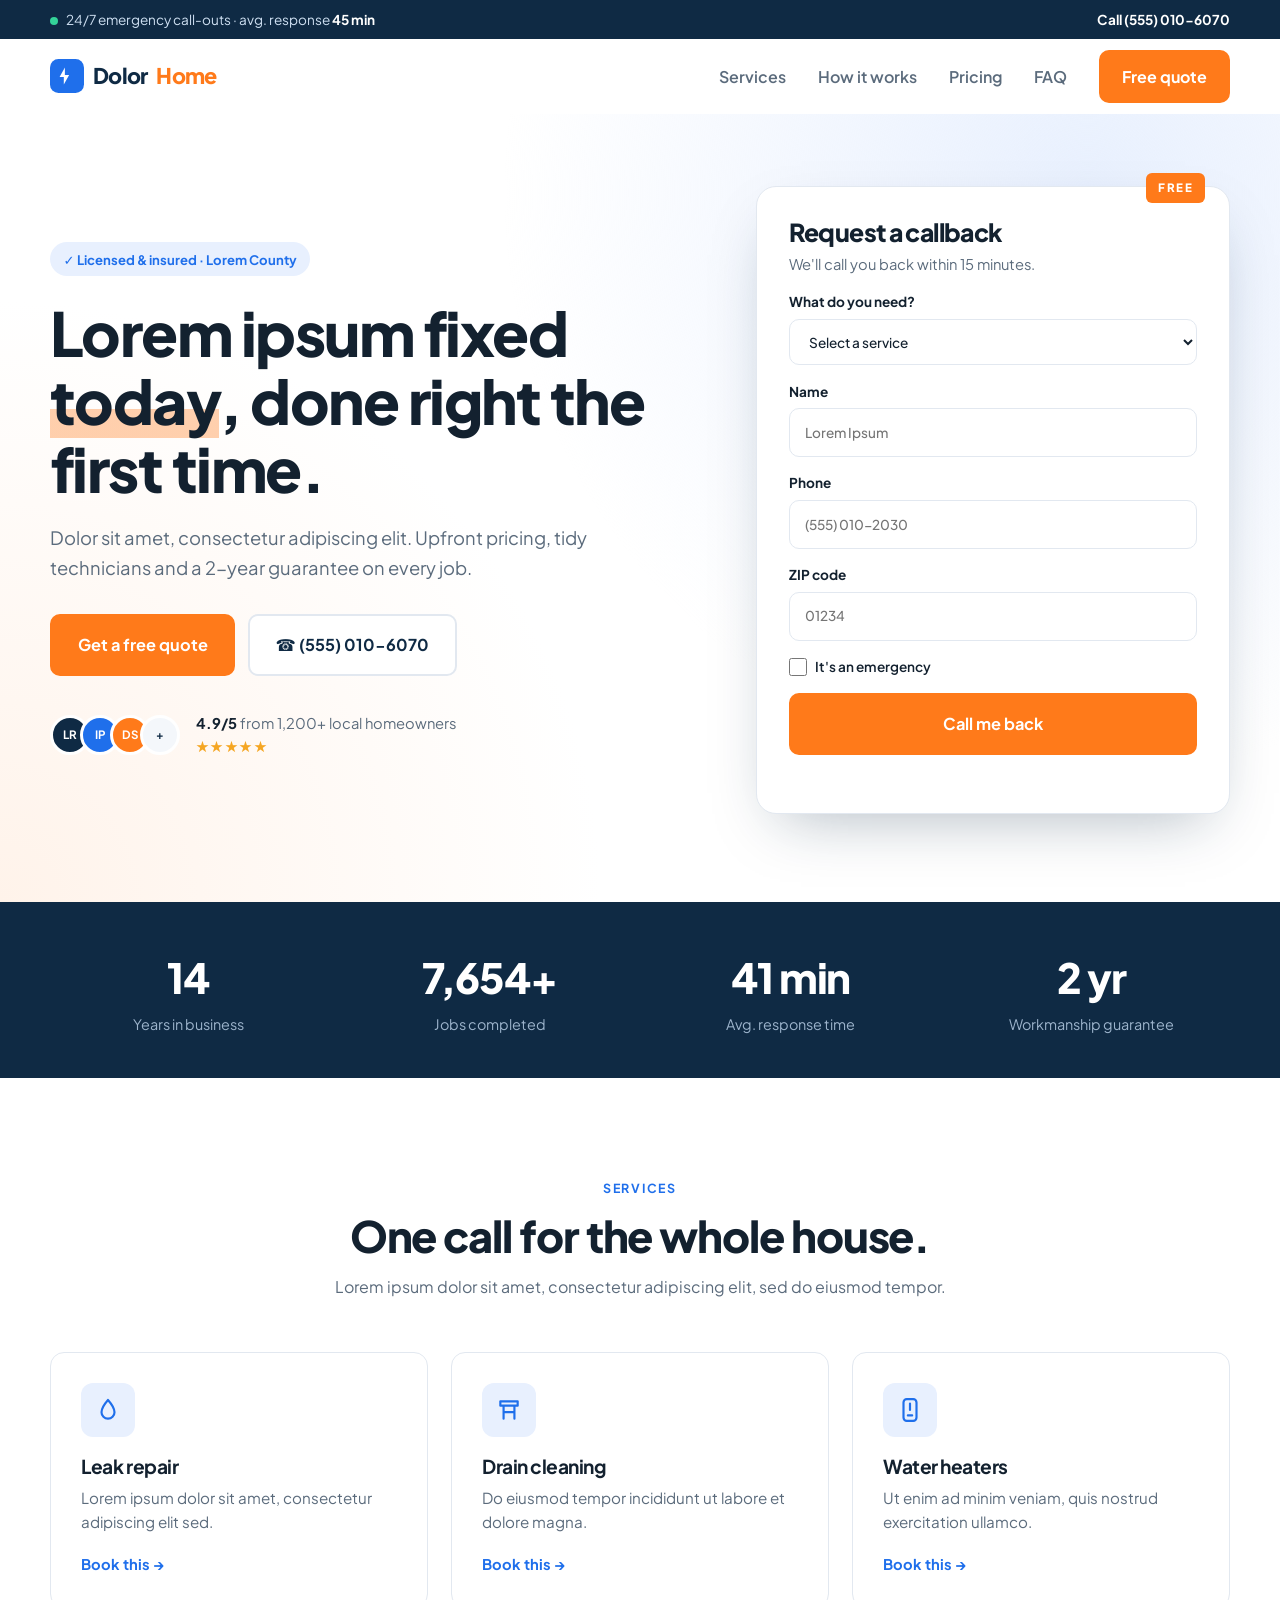
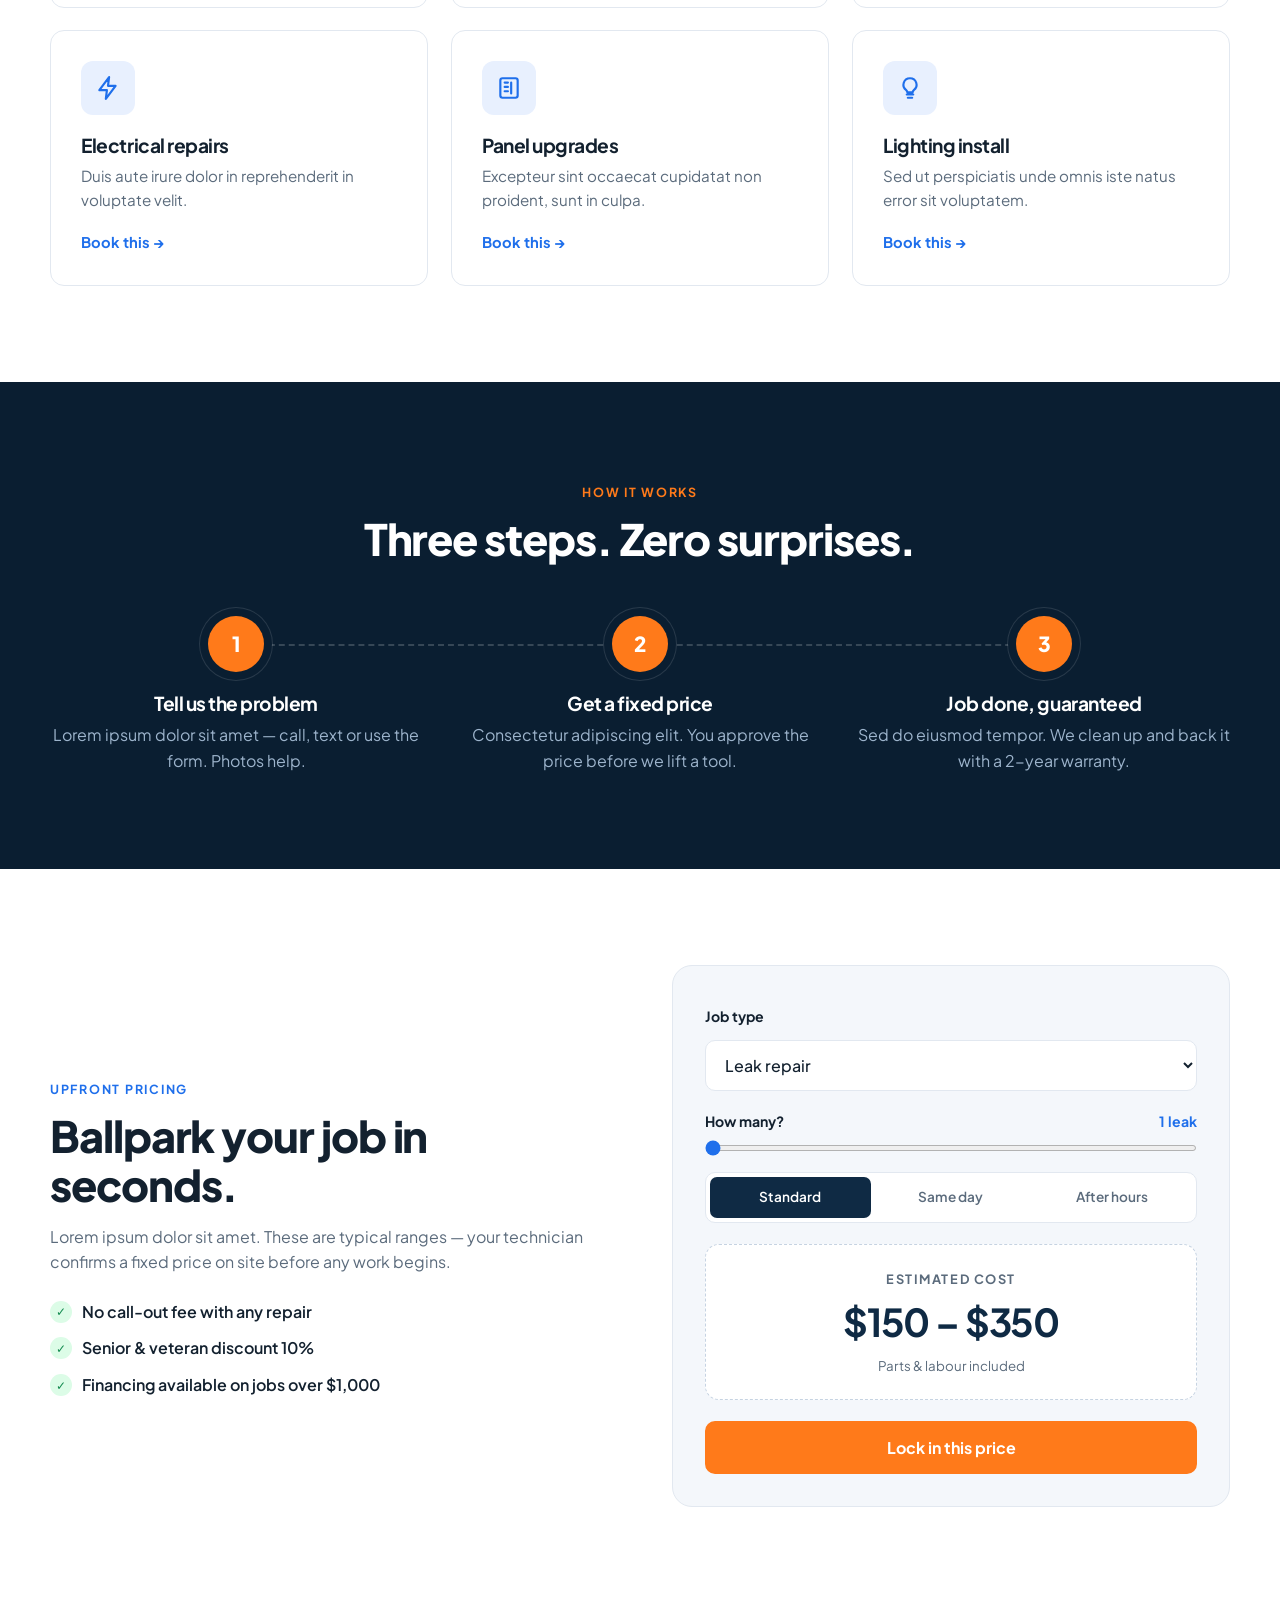
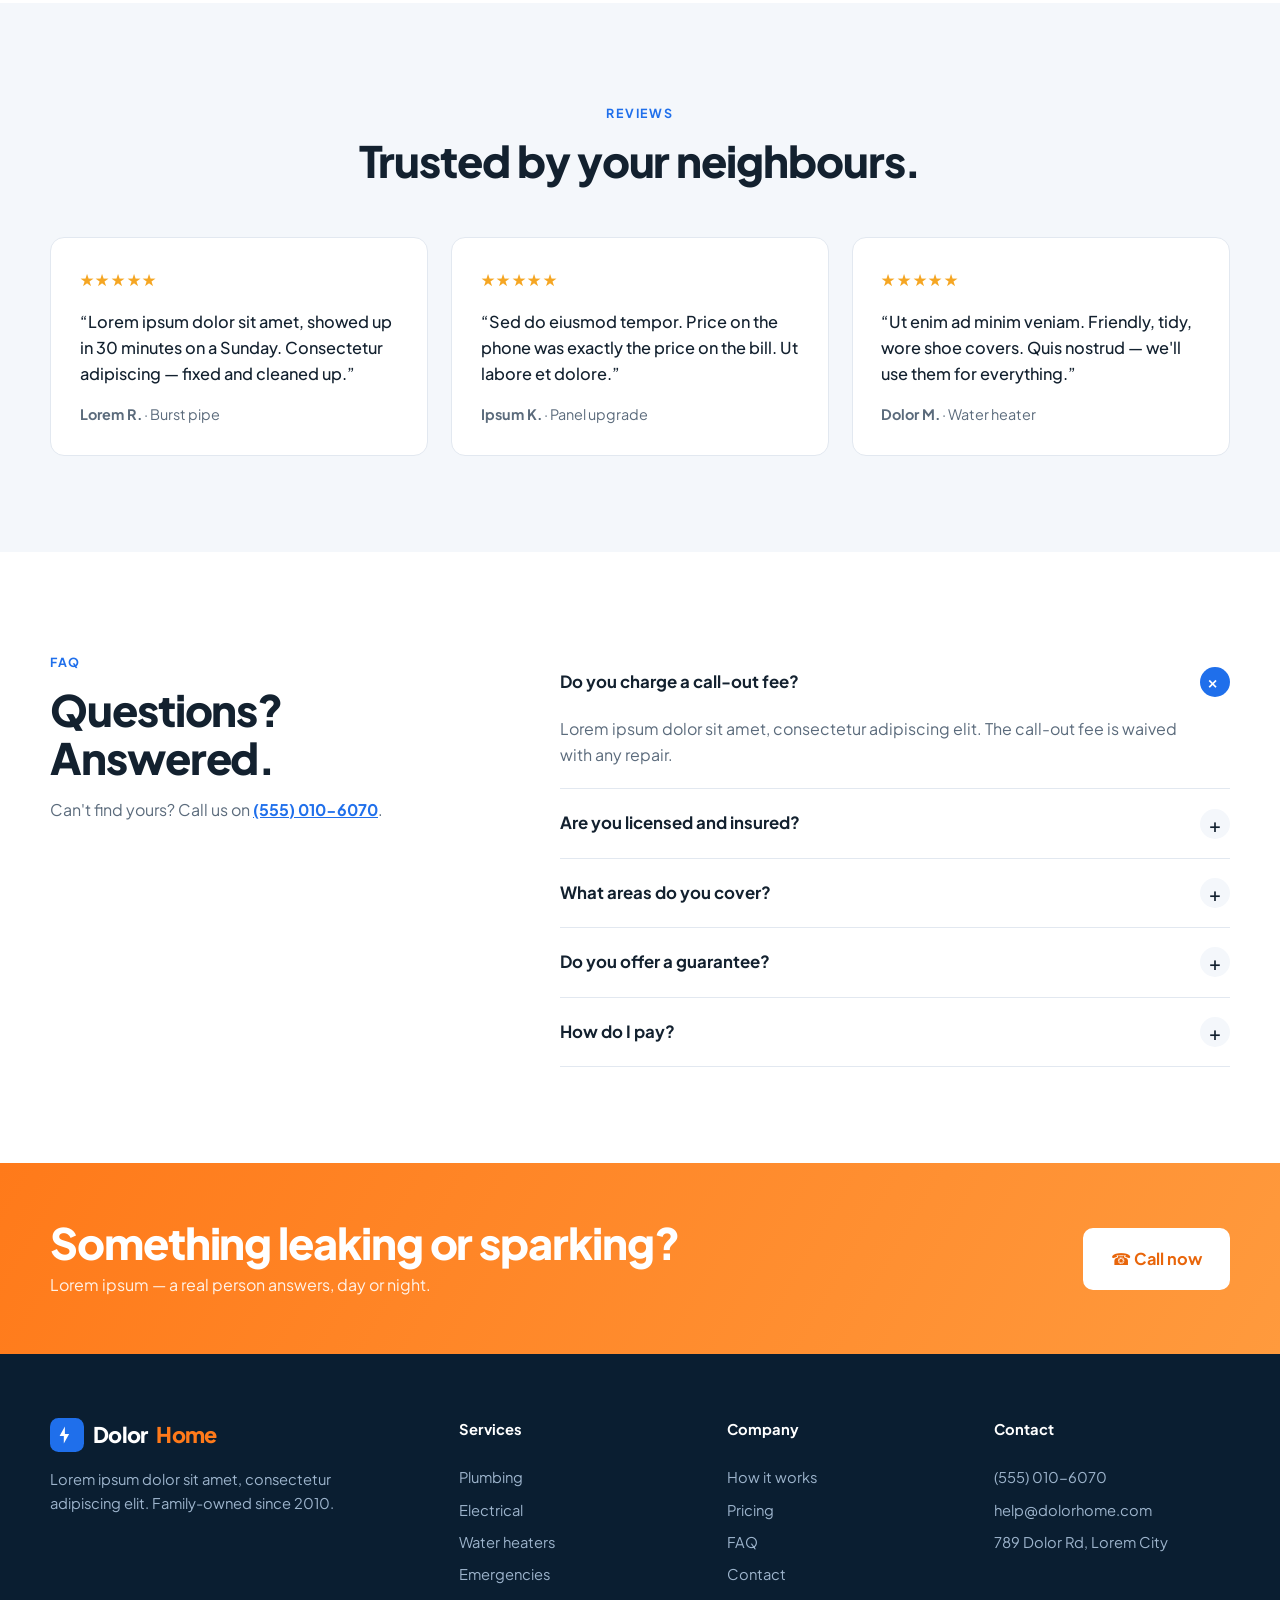
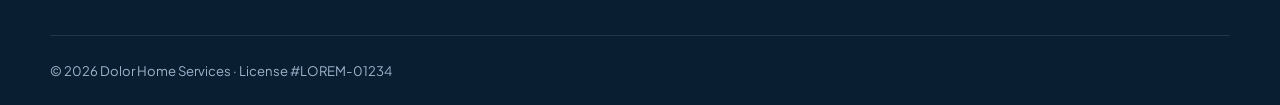
<file: my portfolio/websites/my portfolio/trades/index.html>
<!DOCTYPE html>
<html lang="en">
<head>
  <meta charset="UTF-8">
  <meta name="viewport" content="width=device-width, initial-scale=1.0">
  <title>Dolor Home Services — Plumbing & Electrical</title>
  <meta name="description" content="Lorem ipsum dolor sit amet, licensed plumbing and electrical services.">
  <link rel="preconnect" href="https://fonts.googleapis.com">
  <link rel="preconnect" href="https://fonts.gstatic.com" crossorigin>
  <link href="https://fonts.googleapis.com/css2?family=Plus+Jakarta+Sans:wght@400;500;600;700;800&display=swap" rel="stylesheet">
  <link rel="stylesheet" href="styles.css">
</head>
<body>

  <div class="topbar">
    <div class="container topbar-inner">
      <span><span class="live"></span> 24/7 emergency call-outs · avg. response <b>45 min</b></span>
      <a href="tel:5550106070">Call (555) 010-6070</a>
    </div>
  </div>

  <header class="header" id="header">
    <div class="container nav">
      <a href="#top" class="logo">
        <svg viewBox="0 0 32 32" aria-hidden="true"><rect width="32" height="32" rx="8" fill="currentColor"/><path d="M9 17l5-9v7h4l-5 9v-7z" fill="#fff"/></svg>
        Dolor<span>Home</span>
      </a>
      <nav class="nav-links" id="navLinks">
        <a href="#services">Services</a>
        <a href="#process">How it works</a>
        <a href="#estimate">Pricing</a>
        <a href="#faq">FAQ</a>
        <a href="#quote" class="btn">Free quote</a>
      </nav>
      <button class="burger" id="burger" aria-label="Open menu" aria-expanded="false"><span></span><span></span><span></span></button>
    </div>
  </header>

  <main id="top">
    <!-- HERO -->
    <section class="hero">
      <div class="container hero-grid">
        <div class="hero-text reveal">
          <span class="pill">✓ Licensed & insured · Lorem County</span>
          <h1>Lorem ipsum fixed <span class="hl">today</span>, done right the first time.</h1>
          <p class="lead">Dolor sit amet, consectetur adipiscing elit. Upfront pricing, tidy technicians and a 2-year guarantee on every job.</p>
          <div class="hero-actions">
            <a href="#quote" class="btn btn-lg">Get a free quote</a>
            <a href="tel:5550106070" class="btn btn-outline btn-lg">☎ (555) 010-6070</a>
          </div>
          <div class="trust">
            <div class="avatars"><span>LR</span><span>IP</span><span>DS</span><span>+</span></div>
            <div><b>4.9/5</b> from 1,200+ local homeowners<br><span class="stars">★★★★★</span></div>
          </div>
        </div>

        <form class="quote-card reveal" id="quote" novalidate>
          <h2>Request a callback</h2>
          <p>We'll call you back within 15 minutes.</p>
          <label>What do you need?
            <select id="qService" required>
              <option value="">Select a service</option>
              <option>Leak or burst pipe</option>
              <option>Blocked drain</option>
              <option>Water heater</option>
              <option>Electrical fault</option>
              <option>Rewiring / panel upgrade</option>
              <option>Something else</option>
            </select>
          </label>
          <label>Name <input id="qName" type="text" placeholder="Lorem Ipsum" required></label>
          <label>Phone <input id="qPhone" type="tel" placeholder="(555) 010-2030" required></label>
          <label>ZIP code <input id="qZip" type="text" inputmode="numeric" placeholder="01234" maxlength="5" required></label>
          <label class="check"><input type="checkbox" id="qUrgent"> It's an emergency</label>
          <button class="btn btn-lg full" type="submit">Call me back</button>
          <p class="form-msg" id="qMsg" role="status"></p>
        </form>
      </div>
    </section>

    <!-- STATS -->
    <section class="stats">
      <div class="container stats-grid">
        <div class="stat reveal"><b data-count="15">0</b><span>Years in business</span></div>
        <div class="stat reveal"><b data-count="8400" data-suffix="+">0</b><span>Jobs completed</span></div>
        <div class="stat reveal"><b data-count="45" data-suffix=" min">0</b><span>Avg. response time</span></div>
        <div class="stat reveal"><b data-count="2" data-suffix=" yr">0</b><span>Workmanship guarantee</span></div>
      </div>
    </section>

    <!-- SERVICES -->
    <section class="section" id="services">
      <div class="container">
        <div class="section-head reveal">
          <p class="eyebrow">Services</p>
          <h2>One call for the whole house.</h2>
          <p>Lorem ipsum dolor sit amet, consectetur adipiscing elit, sed do eiusmod tempor.</p>
        </div>
        <div class="services">
          <article class="service reveal">
            <div class="icon"><svg viewBox="0 0 24 24"><path d="M12 2.7S6 9.5 6 14a6 6 0 0012 0c0-4.5-6-11.3-6-11.3z"/></svg></div>
            <h3>Leak repair</h3><p>Lorem ipsum dolor sit amet, consectetur adipiscing elit sed.</p><a href="#quote">Book this →</a>
          </article>
          <article class="service reveal">
            <div class="icon"><svg viewBox="0 0 24 24"><path d="M4 4h16v4H4zM7 8v12M17 8v12M7 14h10"/></svg></div>
            <h3>Drain cleaning</h3><p>Do eiusmod tempor incididunt ut labore et dolore magna.</p><a href="#quote">Book this →</a>
          </article>
          <article class="service reveal">
            <div class="icon"><svg viewBox="0 0 24 24"><rect x="6" y="2" width="12" height="20" rx="3"/><path d="M10 17h4M12 6v6"/></svg></div>
            <h3>Water heaters</h3><p>Ut enim ad minim veniam, quis nostrud exercitation ullamco.</p><a href="#quote">Book this →</a>
          </article>
          <article class="service reveal">
            <div class="icon"><svg viewBox="0 0 24 24"><path d="M13 2L4 14h7l-1 8 9-12h-7z"/></svg></div>
            <h3>Electrical repairs</h3><p>Duis aute irure dolor in reprehenderit in voluptate velit.</p><a href="#quote">Book this →</a>
          </article>
          <article class="service reveal">
            <div class="icon"><svg viewBox="0 0 24 24"><rect x="4" y="3" width="16" height="18" rx="2"/><path d="M8 7h3M8 11h3M8 15h3M14 7v10"/></svg></div>
            <h3>Panel upgrades</h3><p>Excepteur sint occaecat cupidatat non proident, sunt in culpa.</p><a href="#quote">Book this →</a>
          </article>
          <article class="service reveal">
            <div class="icon"><svg viewBox="0 0 24 24"><path d="M9 18h6M10 21h4M12 3a6 6 0 00-3.5 10.9c.6.5 1 1.2 1 2.1h5c0-.9.4-1.6 1-2.1A6 6 0 0012 3z"/></svg></div>
            <h3>Lighting install</h3><p>Sed ut perspiciatis unde omnis iste natus error sit voluptatem.</p><a href="#quote">Book this →</a>
          </article>
        </div>
      </div>
    </section>

    <!-- PROCESS -->
    <section class="section section-dark" id="process">
      <div class="container">
        <div class="section-head reveal">
          <p class="eyebrow">How it works</p>
          <h2>Three steps. Zero surprises.</h2>
        </div>
        <ol class="steps">
          <li class="reveal"><span>1</span><h3>Tell us the problem</h3><p>Lorem ipsum dolor sit amet — call, text or use the form. Photos help.</p></li>
          <li class="reveal"><span>2</span><h3>Get a fixed price</h3><p>Consectetur adipiscing elit. You approve the price before we lift a tool.</p></li>
          <li class="reveal"><span>3</span><h3>Job done, guaranteed</h3><p>Sed do eiusmod tempor. We clean up and back it with a 2-year warranty.</p></li>
        </ol>
      </div>
    </section>

    <!-- ESTIMATOR -->
    <section class="section" id="estimate">
      <div class="container est-grid">
        <div class="reveal">
          <p class="eyebrow">Upfront pricing</p>
          <h2>Ballpark your job in seconds.</h2>
          <p>Lorem ipsum dolor sit amet. These are typical ranges — your technician confirms a fixed price on site before any work begins.</p>
          <ul class="ticks">
            <li>No call-out fee with any repair</li>
            <li>Senior & veteran discount 10%</li>
            <li>Financing available on jobs over $1,000</li>
          </ul>
        </div>
        <div class="estimator reveal">
          <label for="eJob">Job type</label>
          <select id="eJob">
            <option value="leak">Leak repair</option>
            <option value="drain">Drain cleaning</option>
            <option value="heater">Water heater replacement</option>
            <option value="outlet">Outlets & switches</option>
            <option value="panel">Panel upgrade</option>
            <option value="light">Light fixtures</option>
          </select>
          <label for="eQty">How many? <output id="eQtyOut">1</output></label>
          <input type="range" id="eQty" min="1" max="10" value="1">
          <div class="seg" id="eWhen">
            <button type="button" class="active" data-m="1">Standard</button>
            <button type="button" data-m="1.35">Same day</button>
            <button type="button" data-m="1.7">After hours</button>
          </div>
          <div class="result">
            <span>Estimated cost</span>
            <b id="eResult">$—</b>
            <small id="eNote"></small>
          </div>
          <a href="#quote" class="btn full">Lock in this price</a>
        </div>
      </div>
    </section>

    <!-- REVIEWS -->
    <section class="section section-tint">
      <div class="container">
        <div class="section-head reveal">
          <p class="eyebrow">Reviews</p>
          <h2>Trusted by your neighbours.</h2>
        </div>
        <div class="reviews">
          <figure class="review reveal"><div class="stars">★★★★★</div><blockquote>“Lorem ipsum dolor sit amet, showed up in 30 minutes on a Sunday. Consectetur adipiscing — fixed and cleaned up.”</blockquote><figcaption><b>Lorem R.</b> · Burst pipe</figcaption></figure>
          <figure class="review reveal"><div class="stars">★★★★★</div><blockquote>“Sed do eiusmod tempor. Price on the phone was exactly the price on the bill. Ut labore et dolore.”</blockquote><figcaption><b>Ipsum K.</b> · Panel upgrade</figcaption></figure>
          <figure class="review reveal"><div class="stars">★★★★★</div><blockquote>“Ut enim ad minim veniam. Friendly, tidy, wore shoe covers. Quis nostrud — we'll use them for everything.”</blockquote><figcaption><b>Dolor M.</b> · Water heater</figcaption></figure>
        </div>
      </div>
    </section>

    <!-- FAQ -->
    <section class="section" id="faq">
      <div class="container faq-grid">
        <div class="reveal">
          <p class="eyebrow">FAQ</p>
          <h2>Questions? Answered.</h2>
          <p>Can't find yours? Call us on <a href="tel:5550106070">(555) 010-6070</a>.</p>
        </div>
        <div class="faq reveal" id="faqList">
          <details open><summary>Do you charge a call-out fee?</summary><p>Lorem ipsum dolor sit amet, consectetur adipiscing elit. The call-out fee is waived with any repair.</p></details>
          <details><summary>Are you licensed and insured?</summary><p>Sed do eiusmod tempor incididunt ut labore. Yes — fully licensed, bonded and insured. License #LOREM-01234.</p></details>
          <details><summary>What areas do you cover?</summary><p>Ut enim ad minim veniam, quis nostrud exercitation. Lorem City and 25 miles around.</p></details>
          <details><summary>Do you offer a guarantee?</summary><p>Duis aute irure dolor in reprehenderit. Every job carries a 2-year workmanship guarantee.</p></details>
          <details><summary>How do I pay?</summary><p>Excepteur sint occaecat cupidatat. Card, cash, bank transfer or monthly financing.</p></details>
        </div>
      </div>
    </section>

    <!-- CTA -->
    <section class="cta">
      <div class="container cta-inner reveal">
        <div>
          <h2>Something leaking or sparking?</h2>
          <p>Lorem ipsum — a real person answers, day or night.</p>
        </div>
        <a href="tel:5550106070" class="btn btn-white btn-lg">☎ Call now</a>
      </div>
    </section>
  </main>

  <footer class="footer">
    <div class="container footer-grid">
      <div>
        <a href="#top" class="logo"><svg viewBox="0 0 32 32" aria-hidden="true"><rect width="32" height="32" rx="8" fill="currentColor"/><path d="M9 17l5-9v7h4l-5 9v-7z" fill="#fff"/></svg>Dolor<span>Home</span></a>
        <p>Lorem ipsum dolor sit amet, consectetur adipiscing elit. Family-owned since 2010.</p>
      </div>
      <div><h4>Services</h4><a href="#services">Plumbing</a><a href="#services">Electrical</a><a href="#services">Water heaters</a><a href="#services">Emergencies</a></div>
      <div><h4>Company</h4><a href="#process">How it works</a><a href="#estimate">Pricing</a><a href="#faq">FAQ</a><a href="#quote">Contact</a></div>
      <div><h4>Contact</h4><a href="tel:5550106070">(555) 010-6070</a><a href="mailto:help@dolorhome.com">help@dolorhome.com</a><span>789 Dolor Rd, Lorem City</span></div>
    </div>
    <div class="container footer-bottom">© <span id="year"></span> Dolor Home Services · License #LOREM-01234</div>
  </footer>

  <a href="tel:5550106070" class="call-fab" aria-label="Call now">☎</a>

  <script src="script.js"></script>
</body>
</html>
</file>
<file: my portfolio/websites/my portfolio/style.css>
/* ==========================================================
   WEBSTUDIO — Portfolio styles
   Edit the variables below to change colours, fonts & spacing.
   ========================================================== */

:root {
  /* Colours */
  --bg: #0b0b0f;
  --bg-alt: #0f0f15;
  --surface: #13131a;
  --surface-2: #181822;
  --border: rgba(255, 255, 255, 0.08);
  --border-strong: rgba(255, 255, 255, 0.14);
  --text: #f5f6fa;
  --text-muted: #9a9cab;
  --accent: #3b82ff;          /* electric blue */
  --accent-light: #6ea8ff;
  --accent-glow: rgba(59, 130, 255, 0.35);

  /* Type */
  --font-body: "Inter", system-ui, -apple-system, sans-serif;
  --font-head: "Space Grotesk", "Inter", system-ui, sans-serif;

  /* Layout */
  --container: 1200px;
  --radius: 20px;
  --radius-sm: 12px;
  --nav-h: 76px;
  --ease: cubic-bezier(0.22, 1, 0.36, 1);
}

/* ---------- Reset ---------- */
*,
*::before,
*::after { box-sizing: border-box; margin: 0; padding: 0; }

html { scroll-behavior: smooth; scroll-padding-top: var(--nav-h); }

body {
  font-family: var(--font-body);
  background: var(--bg);
  color: var(--text);
  line-height: 1.6;
  -webkit-font-smoothing: antialiased;
  overflow-x: hidden;
}

img { max-width: 100%; display: block; }
a { color: inherit; text-decoration: none; }
ul { list-style: none; }
button { font: inherit; background: none; border: 0; color: inherit; cursor: pointer; }

::selection { background: var(--accent); color: #fff; }

.container {
  width: 100%;
  max-width: var(--container);
  margin: 0 auto;
  padding: 0 24px;
}

/* ---------- Shared bits ---------- */
.eyebrow {
  display: inline-flex;
  align-items: center;
  gap: 10px;
  font-size: 0.78rem;
  font-weight: 600;
  letter-spacing: 0.18em;
  text-transform: uppercase;
  color: var(--accent-light);
  margin-bottom: 18px;
}
.eyebrow::before {
  content: "";
  width: 22px;
  height: 1px;
  background: currentColor;
}

.accent {
  background: linear-gradient(100deg, #fff 0%, var(--accent-light) 45%, var(--accent) 100%);
  -webkit-background-clip: text;
  background-clip: text;
  color: transparent;
}

/* ---------- Buttons ---------- */
.btn {
  display: inline-flex;
  align-items: center;
  justify-content: center;
  gap: 10px;
  padding: 15px 28px;
  border-radius: 999px;
  font-weight: 600;
  font-size: 0.95rem;
  letter-spacing: 0.01em;
  transition: transform 0.35s var(--ease), box-shadow 0.35s var(--ease),
              background 0.35s var(--ease), border-color 0.35s var(--ease), color 0.35s var(--ease);
  white-space: nowrap;
}
.btn svg { transition: transform 0.35s var(--ease); }

.btn--primary {
  background: var(--accent);
  color: #fff;
  box-shadow: 0 0 0 1px rgba(255,255,255,0.08) inset, 0 10px 30px -10px var(--accent-glow);
}
.btn--primary:hover {
  transform: translateY(-2px);
  background: #4d8fff;
  box-shadow: 0 0 0 1px rgba(255,255,255,0.12) inset, 0 16px 40px -10px rgba(59,130,255,0.6);
}
.btn--primary:hover svg { transform: translateY(3px); }

.btn--ghost {
  color: var(--text);
  border: 1px solid var(--border-strong);
}
.btn--ghost:hover { border-color: var(--text); transform: translateY(-2px); }

.btn--outline {
  padding: 11px 20px;
  font-size: 0.88rem;
  border: 1px solid var(--border-strong);
  color: var(--text);
}
.btn--outline span { transition: transform 0.35s var(--ease); }
.btn--outline:hover {
  background: var(--text);
  color: var(--bg);
  border-color: var(--text);
}
.btn--outline:hover span { transform: translateX(4px); }

.btn--small { padding: 10px 20px; font-size: 0.85rem; }
.btn--large { padding: 18px 36px; font-size: 1rem; }

.btn:focus-visible,
.nav__link:focus-visible,
.nav__toggle:focus-visible {
  outline: 2px solid var(--accent-light);
  outline-offset: 3px;
}

/* ==========================================================
   NAVIGATION
   ========================================================== */
.nav {
  position: fixed;
  inset: 0 0 auto 0;
  height: var(--nav-h);
  z-index: 100;
  transition: background 0.4s var(--ease), border-color 0.4s var(--ease), backdrop-filter 0.4s;
  border-bottom: 1px solid transparent;
}
.nav.is-scrolled {
  background: rgba(11, 11, 15, 0.72);
  backdrop-filter: blur(16px) saturate(140%);
  -webkit-backdrop-filter: blur(16px) saturate(140%);
  border-color: var(--border);
}
.nav__inner {
  height: 100%;
  display: flex;
  align-items: center;
  justify-content: space-between;
  gap: 24px;
}

.logo {
  font-family: var(--font-head);
  font-weight: 700;
  font-size: 1.2rem;
  letter-spacing: 0.08em;
}
.logo span { color: var(--accent); }

.nav__links {
  display: flex;
  gap: 6px;
  padding: 6px;
  border: 1px solid var(--border);
  border-radius: 999px;
  background: rgba(255,255,255,0.02);
}
.nav__link {
  position: relative;
  padding: 8px 18px;
  border-radius: 999px;
  font-size: 0.9rem;
  font-weight: 500;
  color: var(--text-muted);
  transition: color 0.3s, background 0.3s;
}
.nav__link:hover { color: var(--text); }
.nav__link.is-active {
  color: var(--text);
  background: rgba(255,255,255,0.07);
}

.nav__toggle {
  display: none;
  width: 44px;
  height: 44px;
  border-radius: 50%;
  border: 1px solid var(--border-strong);
  position: relative;
}
.nav__toggle span {
  position: absolute;
  left: 13px;
  right: 13px;
  height: 1.5px;
  background: var(--text);
  transition: transform 0.4s var(--ease), top 0.4s var(--ease);
}
.nav__toggle span:first-child { top: 18px; }
.nav__toggle span:last-child { top: 25px; }
.nav__toggle[aria-expanded="true"] span:first-child { top: 21.5px; transform: rotate(45deg); }
.nav__toggle[aria-expanded="true"] span:last-child { top: 21.5px; transform: rotate(-45deg); }

/* ==========================================================
   HERO
   ========================================================== */
.hero {
  position: relative;
  min-height: 100vh;
  min-height: 100svh;
  display: flex;
  align-items: center;
  padding: calc(var(--nav-h) + 40px) 0 100px;
  overflow: hidden;
  isolation: isolate;
}

.hero__grid {
  position: absolute;
  inset: 0;
  z-index: -2;
  background-image:
    linear-gradient(rgba(255,255,255,0.04) 1px, transparent 1px),
    linear-gradient(90deg, rgba(255,255,255,0.04) 1px, transparent 1px);
  background-size: 64px 64px;
  mask-image: radial-gradient(ellipse 70% 60% at 50% 40%, #000 30%, transparent 75%);
  -webkit-mask-image: radial-gradient(ellipse 70% 60% at 50% 40%, #000 30%, transparent 75%);
}

.hero__glow {
  position: absolute;
  z-index: -1;
  width: 720px;
  height: 720px;
  left: 50%;
  top: 38%;
  transform: translate(-50%, -50%);
  background: radial-gradient(circle, rgba(59,130,255,0.28) 0%, rgba(59,130,255,0.08) 40%, transparent 70%);
  filter: blur(20px);
  animation: pulse 8s ease-in-out infinite;
  pointer-events: none;
}
@keyframes pulse {
  0%, 100% { opacity: 0.85; transform: translate(-50%, -50%) scale(1); }
  50%      { opacity: 1;    transform: translate(-50%, -50%) scale(1.08); }
}

.hero__content {
  text-align: center;
  display: flex;
  flex-direction: column;
  align-items: center;
}

.hero__title {
  font-family: var(--font-head);
  font-weight: 600;
  font-size: clamp(2.6rem, 7.2vw, 5.6rem);
  line-height: 1.02;
  letter-spacing: -0.035em;
  max-width: 14ch;
  margin-bottom: 28px;
}

.hero__subtitle {
  max-width: 560px;
  font-size: clamp(1rem, 1.6vw, 1.15rem);
  color: var(--text-muted);
  margin-bottom: 44px;
}

.hero__actions {
  display: flex;
  gap: 14px;
  flex-wrap: wrap;
  justify-content: center;
}

.hero__scroll {
  position: absolute;
  bottom: 36px;
  left: 50%;
  transform: translateX(-50%);
  width: 26px;
  height: 42px;
  border: 1.5px solid var(--border-strong);
  border-radius: 999px;
}
.hero__scroll span {
  position: absolute;
  left: 50%;
  top: 8px;
  width: 3px;
  height: 8px;
  margin-left: -1.5px;
  border-radius: 3px;
  background: var(--accent-light);
  animation: scrollDot 2s var(--ease) infinite;
}
@keyframes scrollDot {
  0%   { opacity: 0; transform: translateY(0); }
  30%  { opacity: 1; }
  100% { opacity: 0; transform: translateY(14px); }
}

/* ==========================================================
   SECTIONS
   ========================================================== */
.section { padding: 130px 0; position: relative; }
.section--alt {
  background: var(--bg-alt);
  border-top: 1px solid var(--border);
  border-bottom: 1px solid var(--border);
}

.section__head { max-width: 640px; margin-bottom: 64px; }
.section__title {
  font-family: var(--font-head);
  font-weight: 600;
  font-size: clamp(2.2rem, 4.5vw, 3.4rem);
  line-height: 1.08;
  letter-spacing: -0.03em;
  margin-bottom: 18px;
}
.section__lead { color: var(--text-muted); font-size: 1.05rem; }

/* ==========================================================
   PROJECTS
   ========================================================== */
.projects {
  display: grid;
  grid-template-columns: repeat(3, 1fr);
  gap: 28px;
}

.project {
  --mx: 50%;
  --my: 50%;
  position: relative;
  display: flex;
  flex-direction: column;
  background: var(--surface);
  border: 1px solid var(--border);
  border-radius: var(--radius);
  overflow: hidden;
  transition: transform 0.5s var(--ease), border-color 0.5s var(--ease), box-shadow 0.5s var(--ease);
}
/* cursor-following glow (position set in script.js) */
.project::before {
  content: "";
  position: absolute;
  inset: 0;
  border-radius: inherit;
  background: radial-gradient(400px circle at var(--mx) var(--my), rgba(59,130,255,0.12), transparent 45%);
  opacity: 0;
  transition: opacity 0.4s;
  pointer-events: none;
  z-index: 1;
}
.project:hover {
  transform: translateY(-8px);
  border-color: rgba(59,130,255,0.4);
  box-shadow: 0 30px 60px -30px rgba(0,0,0,0.8), 0 0 0 1px rgba(59,130,255,0.1);
}
.project:hover::before { opacity: 1; }

.project__media {
  padding: 14px 14px 0;
}
.project__media img,
.project__placeholder {
  width: 100%;
  aspect-ratio: 16 / 11;
  border-radius: var(--radius-sm);
  object-fit: cover;
  object-position: top;
  transition: transform 0.7s var(--ease);
}
.project:hover .project__media img,
.project:hover .project__placeholder { transform: scale(1.025); }

/* Placeholder "browser window" — delete once you add screenshots */
.project__placeholder {
  position: relative;
  display: flex;
  flex-direction: column;
  align-items: center;
  justify-content: center;
  gap: 6px;
  overflow: hidden;
  border: 1px solid var(--border);
}
.ph__bar {
  position: absolute;
  top: 0; left: 0; right: 0;
  height: 28px;
  display: flex;
  align-items: center;
  gap: 6px;
  padding: 0 12px;
  background: rgba(0,0,0,0.25);
}
.ph__bar i {
  width: 8px; height: 8px;
  border-radius: 50%;
  background: rgba(255,255,255,0.35);
}
.ph__label {
  font-family: var(--font-head);
  font-weight: 600;
  font-size: 1.35rem;
  letter-spacing: -0.01em;
}
.ph__note {
  font-size: 0.72rem;
  letter-spacing: 0.14em;
  text-transform: uppercase;
  opacity: 0.6;
}
.ph--1 { background: linear-gradient(140deg, #2a1f18 0%, #4a3324 55%, #8a5a36 100%); color: #f6e7d6; }
.ph--2 { background: radial-gradient(circle at 75% 25%, #3c3322 0%, #121212 65%); color: #d8b56a; }
.ph--3 { background: linear-gradient(140deg, #0f1d33 0%, #17345e 55%, #2c5fa8 100%); color: #e6efff; }

.project__body {
  position: relative;
  z-index: 2;
  display: flex;
  flex-direction: column;
  align-items: flex-start;
  flex: 1;
  padding: 26px 26px 28px;
}
.project__num {
  font-family: var(--font-head);
  font-size: 0.8rem;
  color: var(--accent-light);
  letter-spacing: 0.1em;
  margin-bottom: 10px;
}
.project__name {
  font-family: var(--font-head);
  font-size: 1.45rem;
  font-weight: 600;
  letter-spacing: -0.02em;
  margin-bottom: 10px;
}
.project__desc {
  color: var(--text-muted);
  font-size: 0.95rem;
  margin-bottom: 20px;
}

.tags {
  display: flex;
  flex-wrap: wrap;
  gap: 8px;
  margin-bottom: 26px;
}
.tags li {
  font-size: 0.74rem;
  font-weight: 500;
  padding: 5px 12px;
  border-radius: 999px;
  color: #c9d8ff;
  background: rgba(59,130,255,0.08);
  border: 1px solid rgba(59,130,255,0.18);
}
.project .btn { margin-top: auto; }

/* ==========================================================
   SERVICES
   ========================================================== */
.services {
  display: grid;
  grid-template-columns: repeat(3, 1fr);
  gap: 24px;
}
.service {
  position: relative;
  padding: 36px 32px 38px;
  border-radius: var(--radius);
  background: var(--surface);
  border: 1px solid var(--border);
  overflow: hidden;
  transition: transform 0.5s var(--ease), border-color 0.5s var(--ease);
}
.service::after {
  content: "";
  position: absolute;
  left: 0; right: 0; top: 0;
  height: 1px;
  background: linear-gradient(90deg, transparent, var(--accent), transparent);
  opacity: 0;
  transition: opacity 0.5s var(--ease);
}
.service:hover { transform: translateY(-6px); border-color: var(--border-strong); }
.service:hover::after { opacity: 1; }

.service__icon {
  width: 54px;
  height: 54px;
  display: grid;
  place-items: center;
  border-radius: 14px;
  margin-bottom: 26px;
  color: var(--accent-light);
  background: rgba(59,130,255,0.08);
  border: 1px solid rgba(59,130,255,0.2);
  transition: background 0.4s, color 0.4s, box-shadow 0.4s;
}
.service__icon svg { width: 26px; height: 26px; }
.service:hover .service__icon {
  background: var(--accent);
  color: #fff;
  box-shadow: 0 10px 30px -8px var(--accent-glow);
}
.service__title {
  font-family: var(--font-head);
  font-size: 1.3rem;
  font-weight: 600;
  letter-spacing: -0.015em;
  margin-bottom: 12px;
}
.service__text { color: var(--text-muted); font-size: 0.95rem; }

/* ==========================================================
   CONTACT / CTA
   ========================================================== */
.cta {
  position: relative;
  overflow: hidden;
  isolation: isolate;
  text-align: center;
  padding: 100px 32px;
  border-radius: 28px;
  background: var(--surface);
  border: 1px solid var(--border);
  display: flex;
  flex-direction: column;
  align-items: center;
}
.cta__glow {
  position: absolute;
  z-index: -1;
  width: 600px;
  height: 600px;
  left: 50%;
  bottom: -340px;
  transform: translateX(-50%);
  background: radial-gradient(circle, rgba(59,130,255,0.35), transparent 65%);
  filter: blur(10px);
  pointer-events: none;
}
.cta__title {
  font-family: var(--font-head);
  font-weight: 600;
  font-size: clamp(2.2rem, 5.5vw, 4rem);
  line-height: 1.05;
  letter-spacing: -0.035em;
  margin-bottom: 20px;
}
.cta__text {
  max-width: 500px;
  color: var(--text-muted);
  font-size: 1.05rem;
  margin-bottom: 40px;
}

/* ==========================================================
   FOOTER
   ========================================================== */
.footer {
  border-top: 1px solid var(--border);
  padding: 64px 0 32px;
}
.footer__inner {
  display: flex;
  justify-content: space-between;
  align-items: flex-start;
  gap: 32px;
  flex-wrap: wrap;
  padding-bottom: 40px;
}
.footer__brand p { color: var(--text-muted); font-size: 0.92rem; margin-top: 10px; }
.footer__links { display: flex; gap: 28px; flex-wrap: wrap; }
.footer__links a {
  color: var(--text-muted);
  font-size: 0.92rem;
  transition: color 0.3s;
}
.footer__links a:hover { color: var(--text); }
.footer__bottom {
  display: flex;
  justify-content: space-between;
  align-items: center;
  gap: 16px;
  flex-wrap: wrap;
  padding-top: 28px;
  border-top: 1px solid var(--border);
  font-size: 0.85rem;
  color: var(--text-muted);
}
.footer__top { transition: color 0.3s; }
.footer__top:hover { color: var(--accent-light); }

/* ==========================================================
   SCROLL REVEAL ANIMATION
   ========================================================== */
.reveal {
  opacity: 0;
  transform: translateY(28px);
  transition: opacity 0.9s var(--ease), transform 0.9s var(--ease);
  transition-delay: var(--delay, 0s);
}
.reveal.is-visible { opacity: 1; transform: none; }
/* If JS is disabled, show everything */
.no-js .reveal { opacity: 1; transform: none; }

/* Hover lift on project cards needs to override reveal transform */
.project.reveal.is-visible:hover { transform: translateY(-8px); }
.service.reveal.is-visible:hover { transform: translateY(-6px); }

/* ==========================================================
   RESPONSIVE
   ========================================================== */
@media (max-width: 1024px) {
  .projects { grid-template-columns: repeat(2, 1fr); }
  .services { grid-template-columns: repeat(2, 1fr); }
  .section { padding: 110px 0; }
}

@media (max-width: 760px) {
  :root { --nav-h: 68px; }

  .nav__cta { display: none; }
  .nav__toggle { display: block; }

  .nav__links {
    position: fixed;
    top: var(--nav-h);
    left: 0;
    right: 0;
    flex-direction: column;
    gap: 4px;
    padding: 16px 16px 24px;
    border: 0;
    border-bottom: 1px solid var(--border);
    border-radius: 0;
    background: rgba(11, 11, 15, 0.96);
    backdrop-filter: blur(16px);
    -webkit-backdrop-filter: blur(16px);
    opacity: 0;
    visibility: hidden;
    transform: translateY(-10px);
    transition: opacity 0.35s var(--ease), transform 0.35s var(--ease), visibility 0.35s;
  }
  .nav__links.is-open { opacity: 1; visibility: visible; transform: none; }
  .nav__link { padding: 14px 16px; font-size: 1.05rem; border-radius: 12px; }
  .nav.menu-open { background: rgba(11, 11, 15, 0.96); }

  .container { padding: 0 16px; }
  .section { padding: 90px 0; }
  .section__head { margin-bottom: 44px; }

  .projects,
  .services { grid-template-columns: 1fr; }

  .hero__actions { flex-direction: column; width: 100%; max-width: 320px; }
  .hero__actions .btn { width: 100%; }
  .hero__glow { width: 460px; height: 460px; }

  .cta { padding: 72px 20px; border-radius: 22px; }

  .footer__inner { flex-direction: column; }
  .footer__links { gap: 20px; }
}

/* Respect users who prefer less motion */
@media (prefers-reduced-motion: reduce) {
  html { scroll-behavior: auto; }
  *, *::before, *::after {
    animation-duration: 0.01ms !important;
    animation-iteration-count: 1 !important;
    transition-duration: 0.01ms !important;
  }
  .reveal { opacity: 1; transform: none; }
}
</file>
<file: my portfolio/websites/my portfolio/bakery/styles.css>
:root {
  --cream: #f7f1e8;
  --cream-2: #efe5d5;
  --ink: #2b211c;
  --ink-soft: #5d5049;
  --terra: #c4623a;
  --terra-dark: #a64f2c;
  --sage: #8a9a7b;
  --radius: 18px;
  --shadow: 0 20px 50px -20px rgba(43, 33, 28, .35);
  --serif: 'Fraunces', Georgia, serif;
  --sans: 'Inter', system-ui, -apple-system, sans-serif;
}

* { box-sizing: border-box; margin: 0; padding: 0; }
html { scroll-behavior: smooth; scroll-padding-top: 80px; }
body { font-family: var(--sans); background: var(--cream); color: var(--ink); line-height: 1.65; -webkit-font-smoothing: antialiased; }
img { max-width: 100%; display: block; }
a { color: inherit; }
.container { width: min(1140px, 100% - 40px); margin-inline: auto; }

h1, h2, h3 { font-family: var(--serif); line-height: 1.1; font-weight: 600; letter-spacing: -.01em; }
h1 { font-size: clamp(2.6rem, 6vw, 4.4rem); }
h2 { font-size: clamp(2rem, 4vw, 3rem); margin-bottom: 1rem; }
h1 em, h2 em, .logo em { color: var(--terra); font-style: italic; }
p { color: var(--ink-soft); margin-bottom: 1rem; }
.lead { font-size: 1.15rem; max-width: 34rem; margin-top: 1.25rem; }
.eyebrow { text-transform: uppercase; letter-spacing: .18em; font-size: .78rem; font-weight: 600; color: var(--terra); margin-bottom: .75rem; }
.eyebrow.light { color: #f0b48f; }

/* Buttons */
.btn { display: inline-block; background: var(--terra); color: #fff; text-decoration: none; padding: .9rem 1.6rem; border-radius: 999px; font-weight: 600; border: 2px solid var(--terra); cursor: pointer; font: inherit; font-weight: 600; transition: transform .2s, background .2s, box-shadow .2s; }
.btn:hover { background: var(--terra-dark); border-color: var(--terra-dark); transform: translateY(-2px); box-shadow: 0 10px 24px -10px var(--terra); }
.btn-ghost { background: transparent; color: var(--ink); border-color: var(--ink); }
.btn-ghost:hover { background: var(--ink); color: var(--cream); border-color: var(--ink); box-shadow: none; }
.btn-small { padding: .55rem 1.1rem; font-size: .9rem; }
.btn.full { width: 100%; }

/* Header */
.header { position: sticky; top: 0; z-index: 50; background: rgba(247, 241, 232, .85); backdrop-filter: blur(10px); transition: box-shadow .3s; }
.header.scrolled { box-shadow: 0 6px 20px -12px rgba(0, 0, 0, .25); }
.nav { display: flex; align-items: center; justify-content: space-between; height: 72px; }
.logo { font-family: var(--serif); font-size: 1.5rem; font-weight: 700; text-decoration: none; }
.nav-links { display: flex; align-items: center; gap: 2rem; }
.nav-links a:not(.btn) { text-decoration: none; font-weight: 500; position: relative; }
.nav-links a:not(.btn)::after { content: ''; position: absolute; left: 0; bottom: -4px; width: 0; height: 2px; background: var(--terra); transition: width .25s; }
.nav-links a:not(.btn):hover::after { width: 100%; }
.burger { display: none; background: none; border: 0; cursor: pointer; width: 32px; height: 24px; position: relative; }
.burger span { position: absolute; left: 0; width: 100%; height: 2px; background: var(--ink); transition: .3s; }
.burger span:nth-child(1) { top: 2px; } .burger span:nth-child(2) { top: 11px; } .burger span:nth-child(3) { top: 20px; }
.burger.open span:nth-child(1) { top: 11px; transform: rotate(45deg); }
.burger.open span:nth-child(2) { opacity: 0; }
.burger.open span:nth-child(3) { top: 11px; transform: rotate(-45deg); }

/* Hero */
.hero { padding: 4rem 0 5rem; overflow: hidden; }
.hero-grid { display: grid; grid-template-columns: 1.1fr 1fr; gap: 3rem; align-items: center; }
.status { display: inline-flex; align-items: center; gap: .5rem; background: #fff; padding: .4rem .9rem; border-radius: 999px; font-size: .85rem; font-weight: 600; margin-bottom: 1.5rem; box-shadow: 0 4px 14px -8px rgba(0,0,0,.2); }
.status .dot { width: 9px; height: 9px; border-radius: 50%; background: #aaa; }
.status.open .dot { background: #3aa65b; box-shadow: 0 0 0 4px rgba(58,166,91,.2); animation: pulse 2s infinite; }
.status.closed .dot { background: #d24b3e; }
@keyframes pulse { 50% { box-shadow: 0 0 0 7px rgba(58,166,91,0); } }
.hero-actions { display: flex; gap: 1rem; flex-wrap: wrap; margin: 2rem 0 2.5rem; }
.hero-meta { list-style: none; display: flex; gap: 2.2rem; flex-wrap: wrap; font-size: .9rem; color: var(--ink-soft); }
.hero-meta strong { display: block; font-family: var(--serif); font-size: 1.6rem; color: var(--ink); }

.hero-art { position: relative; aspect-ratio: 1; max-width: 480px; justify-self: center; width: 100%; }
.blob { position: absolute; border-radius: 50%; filter: blur(2px); }
.blob-a { inset: 6% 4% 10% 8%; background: var(--terra); border-radius: 46% 54% 42% 58% / 55% 45% 55% 45%; animation: morph 12s ease-in-out infinite; }
.blob-b { width: 38%; height: 38%; right: 0; bottom: 4%; background: var(--sage); opacity: .85; animation: morph 9s ease-in-out infinite reverse; }
@keyframes morph { 50% { border-radius: 58% 42% 55% 45% / 45% 58% 42% 55%; transform: rotate(8deg); } }
.art-card { position: absolute; inset: 22% 14%; background: var(--cream); border-radius: var(--radius); box-shadow: var(--shadow); display: flex; flex-direction: column; align-items: center; justify-content: center; padding: 1.5rem; gap: .8rem; transform: rotate(-4deg); }
.art-card svg { width: 80%; }
.art-label { font-family: var(--serif); font-style: italic; color: var(--ink-soft); }
.sticker { position: absolute; top: 8%; right: 6%; width: 92px; height: 92px; border-radius: 50%; background: var(--ink); color: var(--cream); display: grid; place-items: center; text-align: center; font-family: var(--serif); font-weight: 600; line-height: 1.1; transform: rotate(12deg); animation: spin 18s linear infinite; }
@keyframes spin { to { transform: rotate(372deg); } }

/* Strip */
.strip { background: var(--ink); color: var(--cream); padding: 1.4rem 0; }
.strip-grid { display: grid; grid-template-columns: repeat(4, 1fr); gap: 1rem; font-weight: 500; font-size: .95rem; }
.strip-grid span { color: var(--terra); font-family: var(--serif); margin-right: .4rem; }

/* Sections */
.section { padding: 6rem 0; }
.section-tint { background: var(--cream-2); }
.section-dark { background: var(--ink); color: var(--cream); }
.section-dark p { color: #cbbfb5; }
.section-head { text-align: center; max-width: 640px; margin: 0 auto 3rem; }

/* About */
.about-grid { display: grid; grid-template-columns: 1fr 1fr; gap: 4rem; align-items: center; }
.about-img { position: relative; height: 460px; }
.img-ph { position: absolute; border-radius: var(--radius); display: grid; place-items: center; color: rgba(255,255,255,.85); font-size: .85rem; letter-spacing: .1em; text-transform: uppercase; box-shadow: var(--shadow); }
.img-1 { inset: 0 22% 12% 0; background: linear-gradient(135deg, #d9935f, #8c4a2a), repeating-linear-gradient(45deg, transparent 0 10px, rgba(255,255,255,.05) 10px 20px); background-blend-mode: overlay; }
.img-2 { width: 45%; height: 50%; right: 0; bottom: 0; background: linear-gradient(135deg, #a3b38f, #5f6e52); border: 6px solid var(--cream); }
.signature { font-family: var(--serif); font-style: italic; font-size: 1.2rem; margin-top: 1.5rem; }

/* Menu */
.tabs { display: flex; justify-content: center; gap: .5rem; flex-wrap: wrap; margin-bottom: 2.5rem; }
.tab { font: inherit; font-weight: 600; background: transparent; border: 2px solid var(--ink); padding: .55rem 1.3rem; border-radius: 999px; cursor: pointer; transition: .2s; }
.tab:hover { background: rgba(43,33,28,.08); }
.tab.active { background: var(--ink); color: var(--cream); }
.menu-grid { display: grid; grid-template-columns: repeat(2, 1fr); gap: 1rem 3rem; max-width: 900px; margin: 0 auto; }
.menu-item { display: flex; align-items: baseline; gap: .75rem; padding: 1rem 0; border-bottom: 1px dashed rgba(43,33,28,.25); animation: fadeUp .45s both; }
.menu-item h3 { font-size: 1.2rem; }
.menu-item p { font-size: .9rem; margin: .2rem 0 0; }
.menu-item .price { margin-left: auto; font-family: var(--serif); font-weight: 600; font-size: 1.15rem; color: var(--terra); white-space: nowrap; }
.tag { font-size: .65rem; text-transform: uppercase; letter-spacing: .1em; background: var(--sage); color: #fff; padding: .15rem .5rem; border-radius: 4px; vertical-align: middle; margin-left: .4rem; font-family: var(--sans); }
@keyframes fadeUp { from { opacity: 0; transform: translateY(10px); } }

/* Reviews */
.reviews { display: grid; grid-template-columns: repeat(3, 1fr); gap: 1.5rem; }
.review { background: #fff; border-radius: var(--radius); padding: 2rem; box-shadow: 0 10px 30px -18px rgba(0,0,0,.25); transition: transform .3s; }
.review:hover { transform: translateY(-6px) rotate(-.5deg); }
.stars { color: var(--terra); letter-spacing: .15em; margin-bottom: 1rem; }
.review p { font-family: var(--serif); font-size: 1.1rem; color: var(--ink); }
.review footer { display: flex; align-items: center; gap: .7rem; font-weight: 600; margin-top: 1.25rem; }
.avatar { width: 40px; height: 40px; border-radius: 50%; background: var(--cream-2); display: grid; place-items: center; font-size: .8rem; }

/* Order form */
.order-grid { display: grid; grid-template-columns: 1fr 1.2fr; gap: 4rem; align-items: center; }
.form { display: grid; grid-template-columns: 1fr 1fr; gap: 1rem; background: rgba(255,255,255,.05); padding: 2rem; border-radius: var(--radius); border: 1px solid rgba(255,255,255,.1); }
.field { display: flex; flex-direction: column; gap: .4rem; }
.field.full, .form .btn, .form-msg { grid-column: 1 / -1; }
.field label { font-size: .85rem; font-weight: 600; color: #e8dccf; }
.field input, .field textarea { font: inherit; padding: .8rem 1rem; border-radius: 10px; border: 1.5px solid rgba(255,255,255,.15); background: rgba(255,255,255,.06); color: var(--cream); transition: border .2s; resize: vertical; }
.field input:focus, .field textarea:focus { outline: none; border-color: var(--terra); }
.field input::placeholder, .field textarea::placeholder { color: rgba(255,255,255,.35); }
.field.error input, .field.error textarea { border-color: #ff7b6b; }
input[type="date"] { color-scheme: dark; }
.form-msg { margin: 0; font-weight: 500; min-height: 1.5em; }
.form-msg.ok { color: #9fe0b0; }
.form-msg.err { color: #ff9d90; }

/* Visit */
.visit-grid { display: grid; grid-template-columns: 1fr 1fr 1.2fr; gap: 3rem; align-items: start; }
address { font-style: normal; line-height: 2; color: var(--ink-soft); }
address a { color: var(--terra); font-weight: 600; text-decoration: none; }
.hours h3 { font-size: 1.4rem; margin-bottom: 1rem; }
.hours ul { list-style: none; }
.hours li { display: flex; justify-content: space-between; padding: .5rem .75rem; border-radius: 8px; }
.hours li.today { background: var(--terra); color: #fff; font-weight: 600; }
.map { position: relative; height: 260px; border-radius: var(--radius); background:
  linear-gradient(90deg, rgba(43,33,28,.06) 1px, transparent 1px) 0 0 / 28px 28px,
  linear-gradient(rgba(43,33,28,.06) 1px, transparent 1px) 0 0 / 28px 28px,
  linear-gradient(30deg, transparent 45%, #fff 45% 52%, transparent 52%),
  linear-gradient(-60deg, transparent 60%, #fff 60% 65%, transparent 65%),
  var(--cream-2);
  display: grid; place-items: end center; padding: 1rem; color: var(--ink-soft); font-size: .85rem; }
.pin { position: absolute; top: 40%; left: 50%; width: 28px; height: 28px; background: var(--terra); border-radius: 50% 50% 50% 0; transform: translate(-50%, -50%) rotate(-45deg); box-shadow: 0 6px 12px rgba(0,0,0,.25); animation: bob 2s ease-in-out infinite; }
.pin::after { content: ''; position: absolute; inset: 8px; background: #fff; border-radius: 50%; }
@keyframes bob { 50% { top: 36%; } }

/* Footer */
.footer { background: var(--ink); color: var(--cream); padding: 2.5rem 0; }
.footer-inner { display: flex; align-items: center; justify-content: space-between; gap: 1.5rem; flex-wrap: wrap; }
.footer p { color: #a99c92; margin: 0; font-size: .9rem; }
.socials { display: flex; gap: .6rem; }
.socials a { width: 40px; height: 40px; border-radius: 50%; border: 1px solid rgba(255,255,255,.25); display: grid; place-items: center; text-decoration: none; font-size: .75rem; font-weight: 600; transition: .2s; }
.socials a:hover { background: var(--terra); border-color: var(--terra); }

/* Reveal */
.reveal { opacity: 0; transform: translateY(24px); transition: opacity .8s ease, transform .8s ease; }
.reveal.visible { opacity: 1; transform: none; }
@media (prefers-reduced-motion: reduce) { * { animation: none !important; transition: none !important; } .reveal { opacity: 1; transform: none; } }

/* Responsive */
@media (max-width: 900px) {
  .hero-grid, .about-grid, .order-grid { grid-template-columns: 1fr; gap: 3rem; }
  .visit-grid { grid-template-columns: 1fr 1fr; }
  .map { grid-column: 1 / -1; }
  .reviews { grid-template-columns: 1fr; }
  .strip-grid { grid-template-columns: 1fr 1fr; }
  .about-img { height: 360px; }
}
@media (max-width: 760px) {
  .burger { display: block; }
  .nav-links { position: fixed; inset: 72px 0 auto 0; flex-direction: column; background: var(--cream); padding: 2rem; gap: 1.25rem; box-shadow: 0 20px 30px -20px rgba(0,0,0,.3); transform: translateY(-120%); transition: transform .35s ease; z-index: -1; }
  .nav-links.open { transform: none; }
  .menu-grid { grid-template-columns: 1fr; }
  .form { grid-template-columns: 1fr; }
  .visit-grid { grid-template-columns: 1fr; }
  .section { padding: 4.5rem 0; }
}
</file>
<file: my portfolio/websites/my portfolio/barber/styles.css>
:root {
  --bg: #0d0d0d;
  --bg-2: #151515;
  --card: #1b1b1b;
  --line: rgba(255, 255, 255, .1);
  --text: #ededed;
  --muted: #9a9a9a;
  --gold: #c9a35b;
  --gold-2: #e5c27f;
  --red: #b4372f;
  --display: 'Bebas Neue', Impact, sans-serif;
  --sans: 'Inter', system-ui, -apple-system, sans-serif;
}

* { box-sizing: border-box; margin: 0; padding: 0; }
html { scroll-behavior: smooth; scroll-padding-top: 76px; }
body { font-family: var(--sans); background: var(--bg); color: var(--text); line-height: 1.6; -webkit-font-smoothing: antialiased; }
a { color: inherit; }
.container { width: min(1180px, 100% - 40px); margin-inline: auto; }
.narrow { width: min(820px, 100% - 40px); }

h1, h2, h3 { font-family: var(--display); font-weight: 400; letter-spacing: .02em; line-height: .95; }
h1 { font-size: clamp(4rem, 12vw, 9.5rem); }
h2 { font-size: clamp(3rem, 6vw, 4.8rem); }
h3 { font-size: 1.7rem; }
p { color: var(--muted); }
.kicker { font-size: .78rem; text-transform: uppercase; letter-spacing: .25em; color: var(--gold); font-weight: 600; margin-bottom: 1rem; }
.gold { color: var(--gold); }
.outline { color: transparent; -webkit-text-stroke: 2px var(--text); }

/* Buttons */
.btn { display: inline-block; font: inherit; font-weight: 600; text-transform: uppercase; letter-spacing: .12em; font-size: .85rem; background: var(--gold); color: #111; border: 2px solid var(--gold); padding: 1rem 2rem; text-decoration: none; cursor: pointer; position: relative; overflow: hidden; transition: color .3s, border-color .3s; z-index: 0; }
.btn::before { content: ''; position: absolute; inset: 0; background: var(--text); transform: translateX(-101%); transition: transform .35s ease; z-index: -1; }
.btn:hover::before { transform: none; }
.btn:hover { border-color: var(--text); }
.btn-ghost { background: transparent; color: var(--text); border-color: var(--line); }
.btn-ghost:hover { color: #111; }
.btn-small { padding: .6rem 1.2rem; font-size: .75rem; }
.btn.full { width: 100%; }

/* Header */
.header { position: fixed; inset: 0 0 auto; z-index: 50; transition: background .3s, border-color .3s; border-bottom: 1px solid transparent; }
.header.scrolled { background: rgba(13, 13, 13, .9); backdrop-filter: blur(10px); border-color: var(--line); }
.nav { height: 76px; display: flex; align-items: center; justify-content: space-between; }
.logo { display: flex; align-items: center; gap: .7rem; font-family: var(--display); font-size: 1.6rem; letter-spacing: .06em; text-decoration: none; }
.logo b { font-weight: 400; color: var(--gold); }
.pole { width: 12px; height: 30px; border-radius: 6px; border: 2px solid var(--text); background: repeating-linear-gradient(-45deg, var(--red) 0 5px, #fff 5px 10px, #1f4fa0 10px 15px, #fff 15px 20px); background-size: 100% 28px; animation: pole 1.4s linear infinite; }
@keyframes pole { to { background-position: 0 28px; } }
.nav-links { display: flex; align-items: center; gap: 2.2rem; }
.nav-links a:not(.btn) { text-decoration: none; font-size: .85rem; text-transform: uppercase; letter-spacing: .14em; color: var(--muted); transition: color .2s; }
.nav-links a:not(.btn):hover { color: var(--gold); }
.burger { display: none; background: none; border: 0; width: 32px; height: 20px; position: relative; cursor: pointer; }
.burger span { position: absolute; left: 0; width: 100%; height: 2px; background: var(--text); transition: .3s; }
.burger span:first-child { top: 3px; } .burger span:last-child { bottom: 3px; }
.burger.open span:first-child { top: 9px; transform: rotate(45deg); }
.burger.open span:last-child { bottom: 9px; transform: rotate(-45deg); }

/* Hero */
.hero { position: relative; min-height: min(100vh, 920px); display: flex; flex-direction: column; justify-content: center; padding-top: 76px; overflow: hidden; }
.hero-bg { position: absolute; inset: 0; z-index: -1;
  background:
    radial-gradient(ellipse at 75% 40%, rgba(201, 163, 91, .18), transparent 55%),
    radial-gradient(ellipse at 10% 90%, rgba(180, 55, 47, .12), transparent 50%),
    repeating-linear-gradient(90deg, transparent 0 79px, rgba(255,255,255,.025) 79px 80px),
    var(--bg); }
.hero-bg::after { content: 'IB'; position: absolute; right: -2vw; top: 50%; transform: translateY(-50%); font-family: var(--display); font-size: 48vw; line-height: .8; color: transparent; -webkit-text-stroke: 1px rgba(201, 163, 91, .14); pointer-events: none; }
.hero-inner { padding: 4rem 0 6rem; }
.lead { font-size: 1.15rem; max-width: 32rem; margin: 1.8rem 0 2.4rem; }
.hero-actions { display: flex; gap: 1rem; flex-wrap: wrap; }
.marquee { border-block: 1px solid var(--line); overflow: hidden; padding: 1.1rem 0; background: var(--bg-2); }
.marquee-track { display: flex; gap: 2.5rem; width: max-content; animation: marquee 28s linear infinite; font-family: var(--display); font-size: 1.8rem; letter-spacing: .06em; }
.marquee-track span:nth-child(even) { color: var(--gold); }
@keyframes marquee { to { transform: translateX(-50%); } }

/* Sections */
.section { padding: 7rem 0; }
.section-alt { background: var(--bg-2); }
.section-head { margin-bottom: 3.5rem; }

/* Price list */
.price-list { display: grid; grid-template-columns: 1fr 1fr; gap: 0 4rem; }
.price-item { display: grid; grid-template-columns: auto 1fr auto; grid-template-rows: auto auto; align-items: end; column-gap: 1rem; padding: 1.6rem 0; border-bottom: 1px solid var(--line); transition: padding .3s; }
.price-item:hover { padding-left: .75rem; }
.price-item h3 { transition: color .2s; }
.price-item:hover h3 { color: var(--gold); }
.price-item p { font-size: .9rem; margin-top: .3rem; }
.price-item .line { border-bottom: 1px dotted rgba(255,255,255,.25); margin-bottom: .55rem; }
.price-item .price { font-family: var(--display); font-size: 2.1rem; color: var(--gold); line-height: 1; }
.price-item .time { grid-column: 3; font-size: .75rem; color: var(--muted); text-align: right; text-transform: uppercase; letter-spacing: .1em; }
.badge { font-family: var(--sans); font-size: .6rem; background: var(--red); color: #fff; padding: .2rem .5rem; letter-spacing: .12em; text-transform: uppercase; vertical-align: middle; margin-left: .3rem; }

/* Team */
.team { display: grid; grid-template-columns: repeat(3, 1fr); gap: 2rem; }
.barber { background: var(--card); padding: 1.25rem 1.25rem 1.75rem; border: 1px solid var(--line); transition: transform .35s, border-color .35s; }
.barber:hover { transform: translateY(-8px); border-color: var(--gold); }
.portrait { aspect-ratio: 4/5; display: grid; place-items: center; margin-bottom: 1.25rem; font-family: var(--display); font-size: 5rem; color: rgba(255,255,255,.18); position: relative; overflow: hidden; filter: grayscale(.4); transition: filter .4s; }
.barber:hover .portrait { filter: none; }
.portrait::after { content: 'Your photo'; position: absolute; bottom: .75rem; left: .75rem; font-family: var(--sans); font-size: .65rem; letter-spacing: .15em; text-transform: uppercase; color: rgba(255,255,255,.5); }
.p1 { background: linear-gradient(160deg, #3b3226, #14110d); }
.p2 { background: linear-gradient(160deg, #2b3138, #0f1215); }
.p3 { background: linear-gradient(160deg, #3a2724, #140e0d); }
.role { color: var(--gold); font-size: .8rem; text-transform: uppercase; letter-spacing: .12em; margin: .4rem 0 .8rem; }

/* Gallery */
.gallery { display: grid; grid-template-columns: repeat(4, 1fr); grid-auto-rows: 220px; gap: 1rem; }
.g { position: relative; display: flex; align-items: flex-end; padding: 1rem; font-size: .7rem; letter-spacing: .15em; text-transform: uppercase; color: rgba(255,255,255,.55); overflow: hidden; cursor: pointer; }
.g::before { content: ''; position: absolute; inset: 0; background: inherit; transition: transform .6s ease; z-index: -1; }
.g:hover::before { transform: scale(1.08); }
.g span { position: relative; }
.g1 { grid-column: span 2; grid-row: span 2; background: radial-gradient(circle at 30% 30%, #4a3c28, #120f0b 70%); }
.g2 { background: linear-gradient(135deg, #2c2c2c, #111); }
.g3 { background: linear-gradient(135deg, #3d2a24, #120c0a); }
.g4 { grid-column: span 2; background: repeating-linear-gradient(45deg, #1a1a1a 0 14px, #202020 14px 28px); }
.g5 { display: none; }
.g { isolation: isolate; border: 1px solid var(--line); }

/* Slider */
.slider { text-align: center; }
.slides { display: grid; }
.slide { grid-area: 1 / 1; opacity: 0; transform: translateX(30px); transition: opacity .6s, transform .6s; pointer-events: none; }
.slide.active { opacity: 1; transform: none; pointer-events: auto; }
.slide p { font-family: var(--display); font-size: clamp(1.8rem, 4vw, 2.8rem); line-height: 1.15; color: var(--text); letter-spacing: .02em; }
.slide cite { display: block; margin-top: 1.5rem; font-style: normal; color: var(--gold); letter-spacing: .15em; text-transform: uppercase; font-size: .85rem; }
.slider-controls { display: flex; align-items: center; justify-content: center; gap: 1.5rem; margin-top: 2.5rem; }
.arrow { width: 48px; height: 48px; border: 1px solid var(--line); background: transparent; color: var(--text); font-size: 1.2rem; cursor: pointer; transition: .2s; }
.arrow:hover { border-color: var(--gold); color: var(--gold); }
.dots { display: flex; gap: .5rem; }
.dots button { width: 28px; height: 3px; border: 0; background: var(--line); cursor: pointer; transition: .3s; }
.dots button.active { background: var(--gold); width: 44px; }

/* Booking */
.book-grid { display: grid; grid-template-columns: 1fr 1.3fr; gap: 4rem; align-items: start; }
.info-card { margin-top: 2rem; background: var(--card); border: 1px solid var(--line); padding: 1.75rem; }
.info-card h3 { font-size: 1.4rem; color: var(--gold); margin-bottom: .75rem; }
.info-card ul { list-style: none; margin-bottom: 1.5rem; }
.info-card li { display: flex; justify-content: space-between; padding: .45rem 0; border-bottom: 1px solid var(--line); color: var(--muted); }
.info-card a { color: var(--text); font-weight: 600; text-decoration: none; }
.booking { background: var(--card); border: 1px solid var(--line); padding: 2rem; display: grid; gap: 1.6rem; }
.step { display: grid; grid-template-columns: 32px 1fr; align-items: center; gap: .75rem 1rem; }
.step > label { font-weight: 600; text-transform: uppercase; letter-spacing: .12em; font-size: .78rem; }
.step > :not(.step-n):not(label) { grid-column: 1 / -1; }
.step.two { grid-template-columns: 1fr 1fr; }
.step-n { width: 32px; height: 32px; border: 1px solid var(--gold); color: var(--gold); display: grid; place-items: center; font-family: var(--display); font-size: 1.2rem; }
select, .booking input { font: inherit; width: 100%; padding: .9rem 1rem; background: var(--bg); color: var(--text); border: 1px solid var(--line); appearance: none; transition: border-color .2s; }
select { background-image: linear-gradient(45deg, transparent 50%, var(--gold) 50%), linear-gradient(135deg, var(--gold) 50%, transparent 50%); background-position: calc(100% - 20px) 50%, calc(100% - 14px) 50%; background-size: 6px 6px; background-repeat: no-repeat; }
select:focus, .booking input:focus { outline: none; border-color: var(--gold); }
.error { border-color: #e2584d !important; }
.chips, .days, .times { display: flex; flex-wrap: wrap; gap: .5rem; }
.chip, .day, .slot { font: inherit; font-size: .85rem; background: var(--bg); color: var(--text); border: 1px solid var(--line); padding: .55rem .95rem; cursor: pointer; transition: .2s; }
.day { display: flex; flex-direction: column; align-items: center; min-width: 58px; line-height: 1.2; }
.day b { font-family: var(--display); font-weight: 400; font-size: 1.5rem; }
.day small { font-size: .65rem; text-transform: uppercase; letter-spacing: .1em; color: var(--muted); }
.chip:hover, .day:hover, .slot:hover { border-color: var(--gold); }
.chip.active, .day.active, .slot.active { background: var(--gold); color: #111; border-color: var(--gold); }
.day.active small { color: #111; }
.slot:disabled, .day:disabled { opacity: .3; cursor: not-allowed; text-decoration: line-through; }
.times.error, .days.error { outline: 1px solid #e2584d; outline-offset: 4px; }
.form-msg { min-height: 1.5em; font-weight: 500; }
.form-msg.ok { color: var(--gold-2); }
.form-msg.err { color: #ff8a80; }

/* Footer */
.footer { border-top: 1px solid var(--line); padding: 2.5rem 0; }
.footer-inner { display: flex; align-items: center; justify-content: space-between; flex-wrap: wrap; gap: 1.5rem; }
.footer p { font-size: .85rem; }
.socials { display: flex; gap: 1.5rem; }
.socials a { text-decoration: none; font-size: .8rem; text-transform: uppercase; letter-spacing: .14em; color: var(--muted); transition: color .2s; }
.socials a:hover { color: var(--gold); }

/* Reveal */
.reveal { opacity: 0; transform: translateY(30px); transition: opacity .9s cubic-bezier(.2,.7,.2,1), transform .9s cubic-bezier(.2,.7,.2,1); }
.reveal.visible { opacity: 1; transform: none; }
@media (prefers-reduced-motion: reduce) { * { animation: none !important; transition: none !important; } .reveal { opacity: 1; transform: none; } }

/* Responsive */
@media (max-width: 960px) {
  .price-list { grid-template-columns: 1fr; }
  .team { grid-template-columns: 1fr 1fr; }
  .book-grid { grid-template-columns: 1fr; }
  .gallery { grid-template-columns: 1fr 1fr; }
  .g1 { grid-column: span 2; }
  .g4 { grid-column: span 1; }
  .g5 { display: flex; background: linear-gradient(135deg, #2a2620, #0e0c0a); }
}
@media (max-width: 760px) {
  .burger { display: block; }
  .nav-links { position: fixed; inset: 76px 0 auto; flex-direction: column; background: var(--bg); padding: 2rem; gap: 1.5rem; border-bottom: 1px solid var(--line); transform: translateY(-130%); transition: transform .35s; z-index: -1; }
  .nav-links.open { transform: none; }
  .team { grid-template-columns: 1fr; }
  .section { padding: 5rem 0; }
  .step.two { grid-template-columns: 1fr; }
  .booking { padding: 1.25rem; }
}
</file>
<file: my portfolio/websites/my portfolio/trades/styles.css>
:root {
  --navy: #0f2a44;
  --navy-2: #0a1e31;
  --blue: #1f6feb;
  --blue-soft: #e8f0fe;
  --orange: #ff7a1a;
  --orange-dark: #e8650a;
  --bg: #ffffff;
  --tint: #f4f7fb;
  --text: #13212f;
  --muted: #5b6b7c;
  --line: #e2e8f0;
  --radius: 14px;
  --shadow: 0 24px 60px -24px rgba(15, 42, 68, .35);
  --font: 'Plus Jakarta Sans', system-ui, -apple-system, sans-serif;
}

* { box-sizing: border-box; margin: 0; padding: 0; }
html { scroll-behavior: smooth; scroll-padding-top: 80px; }
body { font-family: var(--font); color: var(--text); background: var(--bg); line-height: 1.6; -webkit-font-smoothing: antialiased; }
a { color: inherit; }
.container { width: min(1180px, 100% - 40px); margin-inline: auto; }

h1, h2, h3 { line-height: 1.12; letter-spacing: -.025em; font-weight: 800; }
h1 { font-size: clamp(2.4rem, 5vw, 3.8rem); }
h2 { font-size: clamp(1.9rem, 3.6vw, 2.7rem); margin-bottom: .9rem; }
h3 { font-size: 1.2rem; font-weight: 700; }
p { color: var(--muted); }
.eyebrow { display: inline-block; font-size: .78rem; font-weight: 700; letter-spacing: .14em; text-transform: uppercase; color: var(--blue); margin-bottom: .8rem; }
.hl { background: linear-gradient(transparent 62%, rgba(255, 122, 26, .35) 62%); }

/* Buttons */
.btn { display: inline-flex; align-items: center; justify-content: center; gap: .5rem; font: inherit; font-weight: 700; background: var(--orange); color: #fff; padding: .75rem 1.3rem; border-radius: 10px; border: 2px solid var(--orange); text-decoration: none; cursor: pointer; transition: transform .2s, box-shadow .2s, background .2s; }
.btn:hover { background: var(--orange-dark); border-color: var(--orange-dark); transform: translateY(-2px); box-shadow: 0 12px 24px -12px var(--orange); }
.btn-lg { padding: 1rem 1.6rem; font-size: 1.02rem; }
.btn-outline { background: #fff; color: var(--navy); border-color: var(--line); }
.btn-outline:hover { background: #fff; border-color: var(--navy); box-shadow: none; }
.btn-white { background: #fff; color: var(--orange-dark); border-color: #fff; }
.btn-white:hover { background: #fff; border-color: #fff; color: var(--orange-dark); }
.btn.full { width: 100%; }

/* Top bar */
.topbar { background: var(--navy); color: #cfe0f2; font-size: .85rem; }
.topbar-inner { display: flex; justify-content: space-between; align-items: center; gap: 1rem; padding: .55rem 0; }
.topbar a { color: #fff; font-weight: 700; text-decoration: none; }
.topbar b { color: #fff; }
.live { display: inline-block; width: 8px; height: 8px; border-radius: 50%; background: #34d399; margin-right: .4rem; animation: blink 1.6s infinite; }
@keyframes blink { 50% { opacity: .25; } }

/* Header */
.header { position: sticky; top: 0; z-index: 50; background: rgba(255,255,255,.92); backdrop-filter: blur(10px); border-bottom: 1px solid transparent; transition: border-color .3s, box-shadow .3s; }
.header.scrolled { border-color: var(--line); box-shadow: 0 8px 24px -18px rgba(15,42,68,.4); }
.nav { height: 74px; display: flex; align-items: center; justify-content: space-between; }
.logo { display: flex; align-items: center; gap: .55rem; font-weight: 800; font-size: 1.35rem; letter-spacing: -.03em; text-decoration: none; color: var(--navy); }
.logo svg { width: 34px; height: 34px; color: var(--blue); }
.logo span { color: var(--orange); }
.nav-links { display: flex; align-items: center; gap: 2rem; }
.nav-links a:not(.btn) { text-decoration: none; font-weight: 600; color: var(--muted); transition: color .2s; }
.nav-links a:not(.btn):hover { color: var(--blue); }
.burger { display: none; width: 30px; height: 22px; position: relative; background: none; border: 0; cursor: pointer; }
.burger span { position: absolute; left: 0; height: 2.5px; width: 100%; background: var(--navy); border-radius: 2px; transition: .3s; }
.burger span:nth-child(1) { top: 0; } .burger span:nth-child(2) { top: 9.5px; } .burger span:nth-child(3) { top: 19px; }
.burger.open span:nth-child(1) { top: 9.5px; transform: rotate(45deg); }
.burger.open span:nth-child(2) { opacity: 0; }
.burger.open span:nth-child(3) { top: 9.5px; transform: rotate(-45deg); }

/* Hero */
.hero { padding: 4.5rem 0 5.5rem; background:
  radial-gradient(circle at 85% 10%, var(--blue-soft), transparent 45%),
  radial-gradient(circle at 0% 100%, #fff3ea, transparent 40%); }
.hero-grid { display: grid; grid-template-columns: 1.15fr .85fr; gap: 4rem; align-items: center; }
.pill { display: inline-block; background: var(--blue-soft); color: var(--blue); font-weight: 700; font-size: .82rem; padding: .4rem .85rem; border-radius: 999px; margin-bottom: 1.4rem; }
.lead { font-size: 1.15rem; margin: 1.3rem 0 2rem; max-width: 34rem; }
.hero-actions { display: flex; gap: .8rem; flex-wrap: wrap; }
.trust { display: flex; align-items: center; gap: 1rem; margin-top: 2.2rem; font-size: .92rem; color: var(--muted); }
.trust b { color: var(--text); }
.stars { color: #f5a623; letter-spacing: .1em; }
.avatars { display: flex; }
.avatars span { width: 40px; height: 40px; border-radius: 50%; display: grid; place-items: center; font-size: .72rem; font-weight: 700; color: #fff; border: 3px solid #fff; margin-left: -10px; background: var(--blue); }
.avatars span:first-child { margin-left: 0; background: var(--navy); }
.avatars span:nth-child(3) { background: var(--orange); }
.avatars span:last-child { background: var(--tint); color: var(--navy); }

.quote-card { background: #fff; border-radius: 20px; box-shadow: var(--shadow); padding: 2rem; display: grid; gap: .95rem; border: 1px solid var(--line); position: relative; }
.quote-card::before { content: 'FREE'; position: absolute; top: -14px; right: 24px; background: var(--orange); color: #fff; font-size: .72rem; font-weight: 800; letter-spacing: .12em; padding: .35rem .75rem; border-radius: 6px; }
.quote-card h2 { font-size: 1.55rem; margin: 0; }
.quote-card > p { margin-top: -.6rem; font-size: .92rem; }
.quote-card label { display: grid; gap: .35rem; font-size: .85rem; font-weight: 700; color: var(--text); }
.quote-card input:not([type=checkbox]), .quote-card select, .estimator select { font: inherit; font-weight: 500; padding: .8rem .95rem; border: 1.5px solid var(--line); border-radius: 10px; background: #fff; color: var(--text); transition: border-color .2s, box-shadow .2s; width: 100%; }
.quote-card input:focus, select:focus { outline: none; border-color: var(--blue); box-shadow: 0 0 0 4px var(--blue-soft); }
.quote-card .check { display: flex; align-items: center; gap: .55rem; font-weight: 600; cursor: pointer; }
.check input { width: 18px; height: 18px; accent-color: var(--orange); }
.error { border-color: #e5484d !important; box-shadow: 0 0 0 4px #fde8e8 !important; }
.form-msg { min-height: 1.4em; font-size: .9rem; font-weight: 600; margin: 0; }
.form-msg.ok { color: #138a4f; }
.form-msg.err { color: #d1343b; }

/* Stats */
.stats { background: var(--navy); color: #fff; padding: 2.6rem 0; }
.stats-grid { display: grid; grid-template-columns: repeat(4, 1fr); gap: 1.5rem; }
.stat { text-align: center; }
.stat b { display: block; font-size: clamp(1.9rem, 3.5vw, 2.6rem); font-weight: 800; letter-spacing: -.03em; }
.stat span { color: #9db4cc; font-size: .9rem; }

/* Sections */
.section { padding: 6rem 0; }
.section-tint { background: var(--tint); }
.section-dark { background: var(--navy-2); color: #fff; }
.section-dark p { color: #9db4cc; }
.section-dark .eyebrow { color: var(--orange); }
.section-head { max-width: 640px; margin: 0 auto 3.25rem; text-align: center; }

/* Services */
.services { display: grid; grid-template-columns: repeat(3, 1fr); gap: 1.4rem; }
.service { border: 1px solid var(--line); border-radius: var(--radius); padding: 1.9rem; transition: transform .3s, box-shadow .3s, border-color .3s; background: #fff; }
.service:hover { transform: translateY(-6px); box-shadow: var(--shadow); border-color: transparent; }
.icon { width: 54px; height: 54px; border-radius: 12px; background: var(--blue-soft); display: grid; place-items: center; margin-bottom: 1.2rem; transition: background .3s; }
.icon svg { width: 26px; height: 26px; fill: none; stroke: var(--blue); stroke-width: 2; stroke-linecap: round; stroke-linejoin: round; transition: stroke .3s; }
.service:hover .icon { background: var(--blue); }
.service:hover .icon svg { stroke: #fff; }
.service p { margin: .5rem 0 1rem; font-size: .95rem; }
.service a { color: var(--blue); font-weight: 700; text-decoration: none; font-size: .92rem; }
.service a:hover { text-decoration: underline; }

/* Steps */
.steps { list-style: none; display: grid; grid-template-columns: repeat(3, 1fr); gap: 2rem; counter-reset: s; position: relative; }
.steps::before { content: ''; position: absolute; top: 28px; left: 16%; right: 16%; border-top: 2px dashed rgba(255,255,255,.18); }
.steps li { text-align: center; position: relative; }
.steps span { display: grid; place-items: center; width: 56px; height: 56px; margin: 0 auto 1.3rem; border-radius: 50%; background: var(--orange); font-weight: 800; font-size: 1.3rem; box-shadow: 0 0 0 8px var(--navy-2), 0 0 0 9px rgba(255,255,255,.12); }
.steps h3 { margin-bottom: .5rem; }

/* Estimator */
.est-grid { display: grid; grid-template-columns: 1fr 1fr; gap: 4rem; align-items: center; }
.ticks { list-style: none; margin-top: 1.5rem; display: grid; gap: .7rem; }
.ticks li { padding-left: 2rem; position: relative; font-weight: 600; }
.ticks li::before { content: '✓'; position: absolute; left: 0; width: 22px; height: 22px; border-radius: 50%; background: #dcfce7; color: #138a4f; font-size: .75rem; display: grid; place-items: center; top: 2px; }
.estimator { background: var(--tint); border: 1px solid var(--line); border-radius: 20px; padding: 2rem; display: grid; gap: .8rem; }
.estimator label { font-weight: 700; font-size: .88rem; display: flex; justify-content: space-between; margin-top: .4rem; }
.estimator output { color: var(--blue); }
input[type=range] { width: 100%; accent-color: var(--blue); height: 6px; cursor: pointer; }
.seg { display: grid; grid-template-columns: repeat(3, 1fr); background: #fff; border: 1px solid var(--line); border-radius: 10px; padding: 4px; margin-top: .5rem; }
.seg button { font: inherit; font-size: .85rem; font-weight: 600; border: 0; background: transparent; padding: .6rem .3rem; border-radius: 7px; cursor: pointer; color: var(--muted); transition: .2s; }
.seg button.active { background: var(--navy); color: #fff; }
.result { background: #fff; border-radius: 14px; padding: 1.3rem; text-align: center; margin: .5rem 0; border: 1px dashed #c6d3e2; }
.result span { font-size: .8rem; text-transform: uppercase; letter-spacing: .12em; color: var(--muted); font-weight: 700; }
.result b { display: block; font-size: 2.4rem; letter-spacing: -.03em; color: var(--navy); transition: transform .2s; }
.result b.bump { transform: scale(1.06); }
.result small { color: var(--muted); }

/* Reviews */
.reviews { display: grid; grid-template-columns: repeat(3, 1fr); gap: 1.4rem; }
.review { background: #fff; border-radius: var(--radius); padding: 1.8rem; border: 1px solid var(--line); display: flex; flex-direction: column; gap: 1rem; }
.review blockquote { font-size: 1.02rem; color: var(--text); font-weight: 500; flex: 1; }
.review figcaption { font-size: .9rem; color: var(--muted); }

/* FAQ */
.faq-grid { display: grid; grid-template-columns: .8fr 1.2fr; gap: 4rem; align-items: start; }
.faq-grid a { color: var(--blue); font-weight: 700; }
.faq details { border-bottom: 1px solid var(--line); }
.faq summary { list-style: none; cursor: pointer; padding: 1.3rem 2.5rem 1.3rem 0; font-weight: 700; font-size: 1.05rem; position: relative; }
.faq summary::-webkit-details-marker { display: none; }
.faq summary::after { content: '+'; position: absolute; right: 0; top: 50%; width: 30px; height: 30px; margin-top: -15px; border-radius: 50%; background: var(--tint); display: grid; place-items: center; font-size: 1.2rem; font-weight: 500; transition: transform .3s, background .3s, color .3s; }
.faq details[open] summary::after { transform: rotate(45deg); background: var(--blue); color: #fff; }
.faq details p { padding: 0 2.5rem 1.3rem 0; animation: drop .3s ease; }
@keyframes drop { from { opacity: 0; transform: translateY(-6px); } }

/* CTA */
.cta { background: linear-gradient(120deg, var(--orange), #ff9a3d); color: #fff; padding: 3.5rem 0; }
.cta-inner { display: flex; align-items: center; justify-content: space-between; gap: 2rem; flex-wrap: wrap; }
.cta h2 { margin-bottom: .3rem; }
.cta p { color: rgba(255,255,255,.9); }

/* Footer */
.footer { background: var(--navy-2); color: #9db4cc; padding: 4rem 0 0; font-size: .92rem; }
.footer-grid { display: grid; grid-template-columns: 1.6fr 1fr 1fr 1fr; gap: 2rem; }
.footer .logo { color: #fff; margin-bottom: 1rem; }
.footer p { color: #9db4cc; max-width: 22rem; }
.footer h4 { color: #fff; margin-bottom: 1rem; }
.footer-grid > div:not(:first-child) { display: flex; flex-direction: column; gap: .55rem; }
.footer-grid a { text-decoration: none; transition: color .2s; }
.footer-grid a:hover { color: #fff; }
.footer-bottom { border-top: 1px solid rgba(255,255,255,.1); margin-top: 3rem; padding: 1.5rem 0; font-size: .82rem; }

.call-fab { display: none; position: fixed; right: 18px; bottom: 18px; width: 58px; height: 58px; border-radius: 50%; background: var(--orange); color: #fff; font-size: 1.5rem; text-decoration: none; place-items: center; box-shadow: 0 12px 28px -8px rgba(232,101,10,.7); z-index: 60; animation: ring 3s infinite; }
@keyframes ring { 0%, 86%, 100% { transform: none; } 90% { transform: rotate(-14deg); } 94% { transform: rotate(14deg); } }

/* Reveal */
.reveal { opacity: 0; transform: translateY(22px); transition: opacity .7s ease, transform .7s ease; }
.reveal.visible { opacity: 1; transform: none; }
@media (prefers-reduced-motion: reduce) { * { animation: none !important; transition: none !important; } .reveal { opacity: 1; transform: none; } }

/* Responsive */
@media (max-width: 980px) {
  .hero-grid, .est-grid, .faq-grid { grid-template-columns: 1fr; gap: 3rem; }
  .services, .reviews { grid-template-columns: 1fr 1fr; }
  .stats-grid { grid-template-columns: 1fr 1fr; }
  .footer-grid { grid-template-columns: 1fr 1fr; }
}
@media (max-width: 760px) {
  .burger { display: block; }
  .nav-links { position: fixed; inset: 74px 0 auto; flex-direction: column; align-items: stretch; background: #fff; padding: 1.5rem 20px 2rem; gap: 1.2rem; border-bottom: 1px solid var(--line); box-shadow: 0 20px 30px -20px rgba(0,0,0,.25); transform: translateY(-150%); transition: transform .35s; z-index: -1; }
  .nav-links.open { transform: none; }
  .services, .reviews, .steps { grid-template-columns: 1fr; }
  .steps::before { display: none; }
  .topbar-inner > span { font-size: .78rem; }
  .topbar-inner > a { display: none; }
  .call-fab { display: grid; }
  .section { padding: 4.5rem 0; }
  .footer-grid { grid-template-columns: 1fr; }
}
</file>
